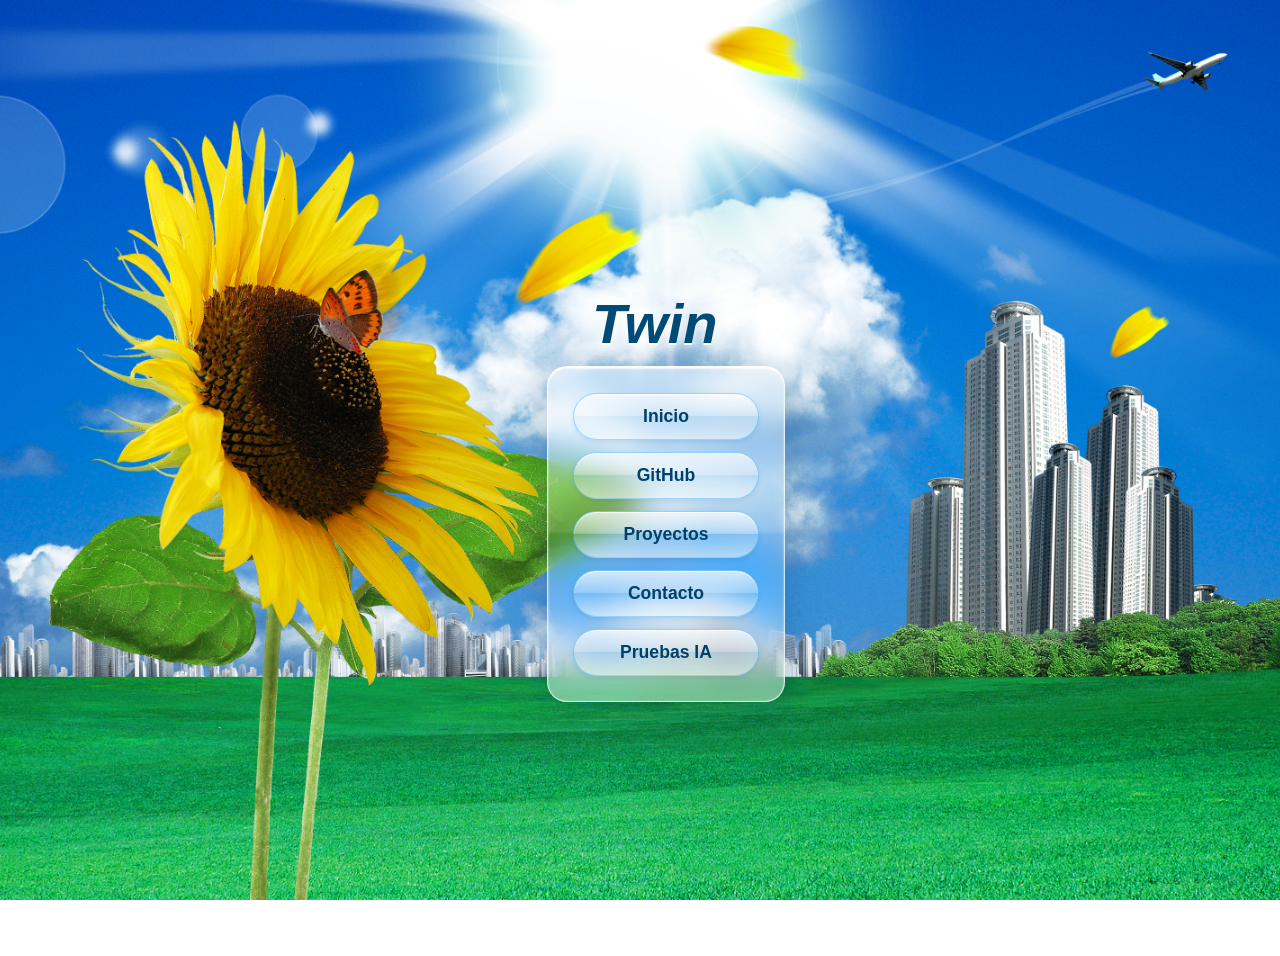
<file: index.html>
<!DOCTYPE html>
<html lang="es">
<head>
    <meta charset="UTF-8">
    <meta name="viewport" content="width=device-width, initial-scale=1.0">
    <title>twin</title>
    <link rel="stylesheet" href="estilos.css">
    <link rel="shortcut icon" href="\imagenes\nailong.gif" />
</head>
<body>
    <div>
        <h1>Twin</h1>

        <ul>
            <li><a href="#">Inicio</a></li>
            <li><a href="https://github.com/diiegosk">GitHub</a></li>
            <li><a href="#proyectos">Proyectos</a></li>
            <li><a href="#contacto">Contacto</a></li>
            <li><a href="pruebas.html">Pruebas IA</a></li>
        </ul>

</body>
</html>
</file>
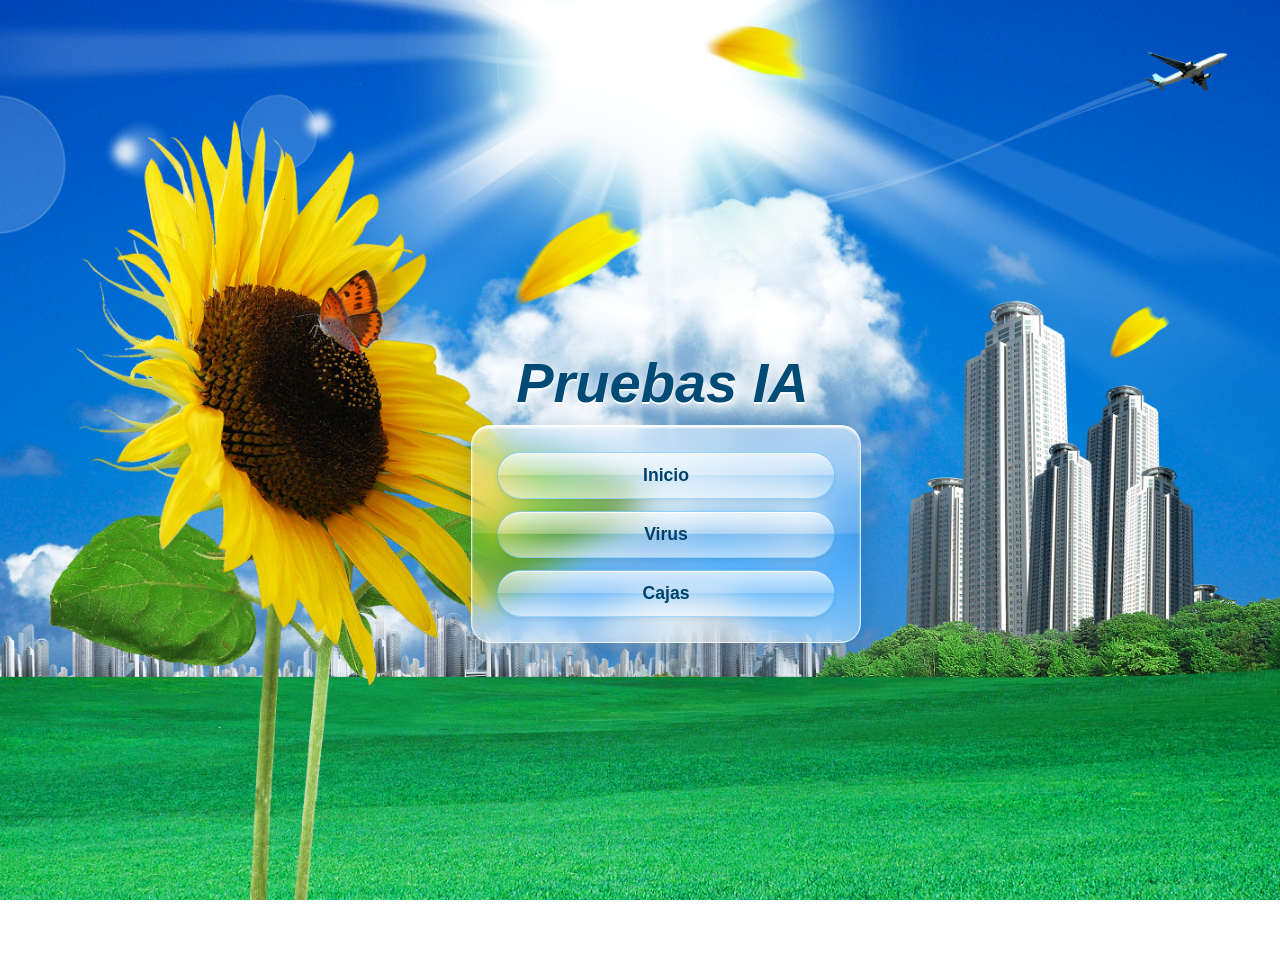
<file: pruebas.html>
<!DOCTYPE html>
<html lang="es">
<head>
    <meta charset="UTF-8">
    <meta name="viewport" content="width=device-width, initial-scale=1.0">
    <title>twin</title>
    <link rel="stylesheet" href="estilos.css">
    <link rel="shortcut icon" href="\imagenes\nailong.gif" />
</head>
<body>
    <div>
        <h1>Pruebas IA</h1>

        <ul>
            <li><a href="index.html">Inicio</a></li>
            <li><a href="virus\virus.html">Virus</a></li>
            <li><a href="cajas\cajas.html">Cajas</a></li>
        </ul>

</body>
</html>
</file>
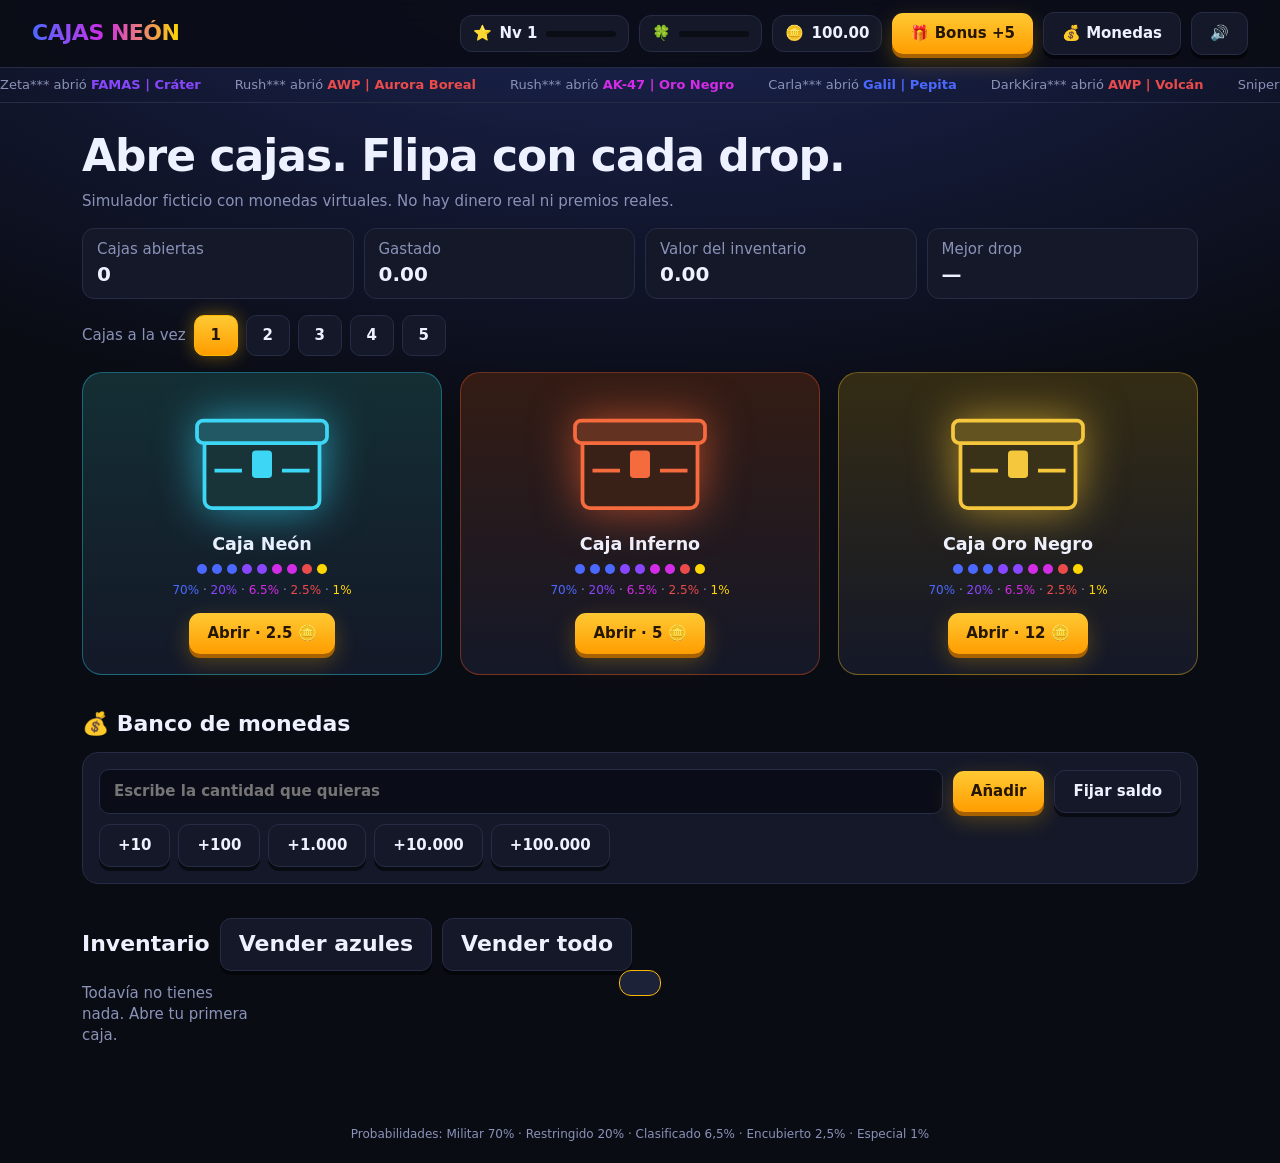
<file: cajas/cajas.html>
<!DOCTYPE html>
<html lang="es"><head><meta charset="utf-8">
<meta name="viewport" content="width=device-width, initial-scale=1, viewport-fit=cover">
<title>Cajas Neón · Abre y flipa</title>
<style>
:root{--bg:#0a0c14;--pn:#141828;--ln:#262c45;--tx:#eef1ff;--mu:#8a92b8;--ac:#ffb800;color-scheme:dark;box-sizing:border-box;padding-top:env(safe-area-inset-top,0px);padding-bottom:env(safe-area-inset-bottom,0px)}
html{scroll-padding-top:env(safe-area-inset-top,0px)}
*{box-sizing:border-box;margin:0}
body{background:radial-gradient(1100px 520px at 50% -8%,color-mix(in srgb,var(--glow,#4b69ff) 30%,transparent),transparent),var(--bg);color:var(--tx);font:15px/1.4 "Segoe UI",system-ui,Roboto,sans-serif;min-height:100vh;overflow-x:hidden}
body::before{content:"";position:fixed;inset:0 0 auto;height:env(safe-area-inset-top,0px);background:var(--bg);z-index:30}
button{font:inherit;color:inherit;cursor:pointer;border:0}
.mu{color:var(--mu)}
header{display:flex;gap:10px;align-items:center;flex-wrap:wrap;padding:12px clamp(12px,4vw,32px);position:sticky;top:env(safe-area-inset-top,0px);z-index:20;background:color-mix(in srgb,var(--bg) 88%,transparent);backdrop-filter:blur(10px);border-bottom:1px solid var(--ln)}
.logo{font-weight:900;font-size:22px;letter-spacing:-.5px;margin-right:auto;background:linear-gradient(90deg,#4b69ff,#d32ce6,#ffd700);-webkit-background-clip:text;background-clip:text;color:transparent}
.chip{background:var(--pn);border:1px solid var(--ln);border-radius:12px;padding:7px 12px;font-weight:700;display:flex;align-items:center;gap:8px}
#bal.bump{animation:bump .5s}
@keyframes bump{40%{transform:scale(1.35);color:#ffd700}}
.bar{width:70px;height:6px;border-radius:9px;background:#0007;overflow:hidden}
.bar i{display:block;height:100%;width:0;transition:width .6s}
#xp{background:#4b69ff}#luck{background:linear-gradient(90deg,#d32ce6,#ffd700)}
.btn{background:linear-gradient(180deg,#ffc933,#ff9d00);color:#241600;font-weight:800;padding:10px 18px;border-radius:11px;box-shadow:0 4px 0 #a86100,0 8px 22px #ffb80044;transition:transform .12s}
.btn:hover{transform:translateY(-2px)}.btn:active{transform:translateY(3px);box-shadow:0 1px 0 #a86100}
.btn:disabled{filter:grayscale(1) brightness(.6);cursor:not-allowed;transform:none}
.btn.g{background:var(--pn);color:var(--tx);box-shadow:0 4px 0 #0008;border:1px solid var(--ln)}
.tk{overflow:hidden;white-space:nowrap;border-bottom:1px solid var(--ln);padding:8px 0;font-size:13px}
.tk div{display:inline-block;animation:mq 60s linear infinite}
.tk span{margin-right:34px;color:var(--mu)}
@keyframes mq{to{transform:translateX(-50%)}}
main{max-width:1180px;margin:0 auto;padding:22px clamp(12px,4vw,32px) 60px}
h1{font-size:clamp(26px,5vw,44px);font-weight:900;letter-spacing:-1px;margin-bottom:4px}
h2{font-size:22px;margin:34px 0 12px;display:flex;gap:10px;align-items:center;flex-wrap:wrap}
.stats{display:grid;grid-template-columns:repeat(auto-fit,minmax(130px,1fr));gap:10px;margin:16px 0}
.stats div{background:var(--pn);border:1px solid var(--ln);border-radius:12px;padding:10px 14px}
.stats b{display:block;font-size:20px}
.cases{display:grid;grid-template-columns:repeat(auto-fit,minmax(250px,1fr));gap:18px}
.case{background:linear-gradient(180deg,hsl(var(--h) 45% 14%),var(--pn));border:1px solid hsl(var(--h) 70% 45%/.5);border-radius:20px;padding:20px;text-align:center;transition:.25s}
.case:hover{transform:translateY(-8px) scale(1.02);box-shadow:0 18px 50px hsl(var(--h) 90% 55%/.35)}
.case svg{width:150px;filter:drop-shadow(0 0 22px hsl(var(--h) 100% 60%/.6));animation:fl 3s ease-in-out infinite}
@keyframes fl{50%{transform:translateY(-8px) rotate(2deg)}}
.case h3{margin:8px 0}
.dots{display:flex;justify-content:center;gap:5px;margin-bottom:8px}.dots i{width:10px;height:10px;border-radius:50%}
.case p{font-size:12px;margin-bottom:14px}
#ov{position:fixed;inset:0;background:rgba(4,5,10,.93);display:none;place-items:center;z-index:50;overflow:auto;padding:16px}
#ov.on{display:grid}
#ov.gold::before{content:"";position:fixed;inset:-60%;background:repeating-conic-gradient(#ffd7002e 0 7deg,transparent 7deg 18deg);animation:sp 9s linear infinite}
@keyframes sp{to{transform:rotate(360deg)}}
#stage{position:relative;width:min(1100px,96vw);text-align:center}
#stage h2{justify-content:center;margin:0 0 14px}
.sh{animation:sk .6s}.sh2{animation:sk .6s 4}
@keyframes sk{10%,90%{transform:translate(-3px,1px)}20%,80%{transform:translate(6px,-2px)}30%,50%,70%{transform:translate(-9px,3px)}40%,60%{transform:translate(9px,-3px)}}
.roller{margin-bottom:8px;position:relative;height:196px;overflow:hidden;border:1px solid var(--ln);border-radius:14px;background:#0a0d18;padding-top:12px}
.roller::before,.roller::after{content:"";position:absolute;top:0;bottom:0;width:18%;z-index:2;pointer-events:none}
.roller::before{left:0;background:linear-gradient(90deg,#0a0d18,transparent)}
.roller::after{right:0;background:linear-gradient(270deg,#0a0d18,transparent)}
.mark{position:absolute;left:50%;top:0;bottom:0;width:3px;margin-left:-1px;background:var(--ac);box-shadow:0 0 14px var(--ac),0 0 40px var(--ac);z-index:3}
.strip{display:flex;gap:8px;will-change:transform;width:max-content}
.it{width:150px;height:168px;flex:none;border-radius:10px;border-bottom:4px solid var(--c);background:radial-gradient(120px 90px at 50% 100%,color-mix(in srgb,var(--c) 40%,transparent),transparent),linear-gradient(#1c2238,#10131f);display:flex;flex-direction:column;align-items:center;justify-content:center;gap:2px;padding:8px}
.it svg{width:110px;filter:drop-shadow(0 4px 8px #0008)}
.it b{font-size:13px}.it i{font-size:12px;color:var(--mu);font-style:normal}
#res{min-height:0}
#res.show{margin-top:22px}
.card{position:relative;width:min(340px,92vw);margin:0 auto;padding:22px;border-radius:20px;background:linear-gradient(#1c2238,#10131f);border:2px solid var(--c);box-shadow:0 0 60px var(--c);animation:pop .7s cubic-bezier(.2,1.6,.4,1)}
@keyframes pop{0%{transform:scale(.2) rotate(-10deg);opacity:0}100%{transform:none;opacity:1}}
.ring{position:absolute;inset:-50px;z-index:-1;background:conic-gradient(var(--c),transparent,var(--c),transparent,var(--c));filter:blur(34px);opacity:.55;animation:sp 4s linear infinite}
.card small{color:var(--c);font-weight:800;font-size:14px}
.card svg{width:200px;margin:8px 0}
.card h3{font-size:20px}.card p{color:var(--mu);margin:2px 0 10px}
.fl{height:8px;border-radius:9px;background:linear-gradient(90deg,#3ddc84,#ffd400,#ff5252);position:relative;margin-bottom:14px}
.fl u{position:absolute;top:-4px;width:4px;height:16px;background:#fff;border-radius:2px;box-shadow:0 0 6px #fff}
.card strong{font-size:26px;color:#ffd700;text-shadow:0 0 18px #ffd70088}
.row{display:flex;gap:10px;justify-content:center;flex-wrap:wrap;margin-top:18px}
#inv{display:grid;grid-template-columns:repeat(auto-fill,minmax(160px,1fr));gap:10px}
#inv .it{width:auto;height:auto;padding:10px}
#inv button{margin-top:6px;background:#0007;border-radius:8px;padding:5px 10px;font-size:12px;font-weight:700;color:#ffd700}
#inv button:hover{background:#ffd700;color:#241600}
#flash{position:fixed;inset:0;pointer-events:none;background:var(--c,#fff);opacity:0;z-index:70}
#flash.go{animation:fh 1s}
@keyframes fh{0%{opacity:.9}100%{opacity:0}}
#fx{position:fixed;inset:0;pointer-events:none;z-index:80}
#toast{position:fixed;left:50%;bottom:calc(24px + env(safe-area-inset-bottom,0px));transform:translate(-50%,120px);background:#1c2238;border:1px solid var(--ac);padding:12px 20px;border-radius:12px;z-index:90;transition:.35s;font-weight:700}
#toast.on{transform:translate(-50%,0)}
footer{text-align:center;color:var(--mu);font-size:12px;padding:20px}
.qty{display:flex;gap:8px;align-items:center;flex-wrap:wrap;margin:6px 0 16px}
.qty button{min-width:44px;padding:9px 14px;border-radius:10px;background:var(--pn);border:1px solid var(--ln);font-weight:800}
.qty button.on{background:linear-gradient(180deg,#ffc933,#ff9d00);color:#241600;border-color:#ffb800;box-shadow:0 0 18px #ffb80066}
.bank{background:var(--pn);border:1px solid var(--ln);border-radius:16px;padding:16px;display:flex;gap:10px;flex-wrap:wrap;align-items:center}
.bank input{flex:1 1 180px;min-width:0;background:#0a0d18;border:1px solid var(--ln);border-radius:10px;padding:11px 14px;color:var(--tx);font:inherit;font-weight:700}
.qk{display:flex;gap:8px;flex-wrap:wrap;width:100%}
button:focus-visible,.bank input:focus-visible{outline:2px solid var(--ac);outline-offset:2px}
.multi .it{width:110px;height:92px;padding:4px}.multi .it svg{width:62px}.multi .it i{display:none}.multi .roller{height:112px;padding-top:8px}
.mres{display:flex;gap:10px;justify-content:center;flex-wrap:wrap}
.mres .it{width:150px;height:auto;animation:pop .6s cubic-bezier(.2,1.6,.4,1) backwards;box-shadow:0 0 24px color-mix(in srgb,var(--c) 45%,transparent)}
.mres strong,.tot strong{color:#ffd700}
.tot{margin-top:16px;font-size:17px}
@media (prefers-reduced-motion:reduce){.case svg,.tk div,.ring{animation:none}}
</style></head><body>
<header>
<div class="logo">CAJAS NEÓN</div>
<div class="chip" title="Nivel">⭐ <span id="lvl"></span><div class="bar"><i id="xp"></i></div></div>
<div class="chip" title="Barra de suerte: al llenarse, sube la probabilidad de un drop rosa o mejor">🍀<div class="bar"><i id="luck"></i></div></div>
<div class="chip">🪙 <span id="bal">0</span></div>
<button class="btn" id="bonus">🎁 Bonus</button>
<button class="btn g" id="coinBtn">💰 Monedas</button>
<button class="btn g" id="snd">🔊</button>
</header>
<div class="tk"><div id="tk"></div></div>
<main>
<h1>Abre cajas. Flipa con cada drop.</h1>
<p class="mu">Simulador ficticio con monedas virtuales. No hay dinero real ni premios reales.</p>
<div class="stats">
<div><span class="mu">Cajas abiertas</span><b id="s1"></b></div>
<div><span class="mu">Gastado</span><b id="s2"></b></div>
<div><span class="mu">Valor del inventario</span><b id="s3"></b></div>
<div><span class="mu">Mejor drop</span><b id="s4"></b></div>
</div>
<div class="qty"><span class="mu">Cajas a la vez</span><button data-q="1">1</button><button data-q="2">2</button><button data-q="3">3</button><button data-q="4">4</button><button data-q="5">5</button></div>
<div class="cases" id="cases"></div>
<h2>💰 Banco de monedas</h2>
<div class="bank" id="bank"><input id="amt" type="text" inputmode="decimal" placeholder="Escribe la cantidad que quieras" aria-label="Cantidad de monedas"><button class="btn" id="addC">Añadir</button><button class="btn g" id="setC">Fijar saldo</button><div class="qk"><button class="btn g" data-a="10">+10</button><button class="btn g" data-a="100">+100</button><button class="btn g" data-a="1000">+1.000</button><button class="btn g" data-a="10000">+10.000</button><button class="btn g" data-a="100000">+100.000</button></div></div>
<h2>Inventario
<button class="btn g" id="sellB">Vender azules</button>
<button class="btn g" id="sellA">Vender todo</button></h2>
<div id="inv"></div>
</main>
<footer>Probabilidades: Militar 70% · Restringido 20% · Clasificado 6,5% · Encubierto 2,5% · Especial 1%</footer>

<div id="ov"><div id="stage">
<h2 id="ttl"></h2>
<div id="rolls"></div>
<div id="res"></div>
<div class="row">
<button class="btn g" id="sell" disabled>Vender</button>
<button class="btn" id="again" disabled>Otra más</button>
<button class="btn g" id="close" disabled>Cerrar</button>
<label class="chip"><input type="checkbox" id="fast"> Rápido</label>
</div></div></div>
<div id="flash"></div><canvas id="fx"></canvas><div id="toast"></div>

<script>
const $=s=>document.querySelector(s),f2=n=>n.toFixed(2);
const R=[{n:"Militar",c:"#4b69ff",w:70},{n:"Restringido",c:"#8847ff",w:20},{n:"Clasificado",c:"#d32ce6",w:6.5},{n:"Encubierto",c:"#eb4b4b",w:2.5},{n:"Especial ★",c:"#ffd700",w:1}];
const CASES=[
{n:"Caja Neón",p:2.5,h:190,it:[["MP9","Pulso Cian",0,190,.4],["P250","Hielo Sucio",0,200,.5],["Nova","Vena Azul",0,215,.4],["M4A4","Eclipse",1,265,3],["Glock-18","Ácido",1,140,2.5],["AK-47","Neón Rider",2,300,12],["USP-S","Fantasma",2,280,10],["AWP","Aurora Boreal",3,350,60],["Navaja ★","Cristal Gélido",4,185,400]]},
{n:"Caja Inferno",p:5,h:15,it:[["Tec-9","Brasa",0,25,.7],["SSG 08","Ceniza",0,30,.8],["MAC-10","Lava Fría",0,10,.7],["FAMAS","Cráter",1,20,4],["Desert Eagle","Sol Rojo",1,40,5],["M4A1-S","Dragón Rojo",2,0,24],["AK-47","Fuego Líquido",2,15,28],["AWP","Volcán",3,5,110],["Karambit ★","Magma",4,12,750]]},
{n:"Caja Oro Negro",p:12,h:45,it:[["P90","Sombra Dorada",0,45,1.6],["Five-SeveN","Ónix",0,50,1.8],["Galil","Pepita",0,40,1.5],["SG 553","Rey Midas",1,48,9],["CZ75","Lingote",1,42,8],["AK-47","Oro Negro",2,45,50],["AWP","Faraón",2,38,70],["M4A4","Emperador",3,52,230],["Guantes ★","Vena de Oro",4,46,1500]]}];
const WN=[["Nuevo de fábrica",1.6],["Casi nuevo",1.2],["Algo desgastado",1],["Bastante desgastado",.75],["Deplorable",.55]];
const S=Object.assign({bal:100,inv:[],opened:0,spent:0,best:0,xp:0,dry:0,nid:1,bt:0},(()=>{try{return JSON.parse(localStorage.getItem("cajasneon1"))||{}}catch(e){return{}}})());
const save=()=>{try{localStorage.setItem("cajasneon1",JSON.stringify(S))}catch(e){}};
let busy=false,cur=0,mute=false,AC,Q=1;
/* sonido */
function beep(f,d=.08,t="sine",v=.08,at=0){if(mute)return;try{AC=AC||new(window.AudioContext||window.webkitAudioContext)();const o=AC.createOscillator(),g=AC.createGain(),s=AC.currentTime+at;o.type=t;o.frequency.value=f;g.gain.setValueAtTime(v,s);g.gain.exponentialRampToValueAtTime(.0001,s+d);o.connect(g);g.connect(AC.destination);o.start(s);o.stop(s+d)}catch(e){}}
const tick=()=>beep(650+Math.random()*140,.04,"square",.03);
function winSnd(r){const sc=[523,659,784,988,1175,1568];for(let i=0;i<3+r*2;i++)beep(sc[Math.min(i,5)],.3,r>2?"sawtooth":"triangle",.07,i*.09);if(r>=3)beep(110,1,"sawtooth",.12)}
/* confeti */
const cv=$("#fx"),cx=cv.getContext("2d");let P=[],run=0;
const rs=()=>{cv.width=innerWidth;cv.height=innerHeight};rs();addEventListener("resize",rs);
function burst(n,cols,pw=1){for(let i=0;i<n;i++){const a=Math.random()*6.283,s=(4+Math.random()*12)*pw;P.push({x:innerWidth/2,y:innerHeight*.5,vx:Math.cos(a)*s,vy:Math.sin(a)*s-6,r:3+Math.random()*5,c:cols[i%cols.length],l:1,t:Math.random()*6,vt:Math.random()*.4-.2})}if(!run){run=1;lp()}}
function lp(){cx.clearRect(0,0,cv.width,cv.height);P=P.filter(p=>p.l>0);for(const p of P){p.vy+=.35;p.vx*=.99;p.x+=p.vx;p.y+=p.vy;p.t+=p.vt;p.l-=.008;cx.save();cx.globalAlpha=Math.max(p.l,0);cx.translate(p.x,p.y);cx.rotate(p.t);cx.fillStyle=p.c;cx.fillRect(-p.r,-p.r/2,p.r*2,p.r);cx.restore()}if(P.length)requestAnimationFrame(lp);else run=0}
/* visuales */
/* armas: [partes con skin, partes de metal] en un viewBox 160x64 */
const PI="M36 16h82l5 5v11H36zM58 32h28l-6 26H62z",PM="M44 32h44v4H44zM86 32h16v5H90zM40 12h7v4h-7zM108 12h7v4h-7z";
const SH={
pi:[PI,"M123 20h8v9h-8z"+PM],
us:[PI,"M123 18h32v13h-32z"+PM],
de:["M26 14h98l7 7v12H26zM58 33h34l-8 26H62z","M131 19h10v11h-10zM42 33h46v4H42zM88 33h18v5H92zM34 10h8v4h-8zM112 10h8v4h-8z"],
smg:["M26 18h74v18H26zM54 36h15v24H54zM76 36h14l-3 20H73z","M100 22h32v9h-32zM26 22H8v3h18zM8 22v15h4V25zM34 14h40v4H34z"],
p90:["M18 20h98q12 0 16 9v8H18zM34 12h68q4 0 4 4v4H34z","M132 28h22v7h-22zM76 37h14l-3 19H73zM20 37h50v4H20z"],
sg:["M4 24l32-3 24 4v14H36L8 42zM84 32h36v9H84z","M56 22h98v6H56zM120 30h32v5h-32zM60 28h22v8H60z"],
ar:["M4 24l38-5v16H8zM42 19h42v16H42zM84 21h30v13H84z","M114 24h40v5h-40zM64 35h12l5 20H67zM48 35h10l-3 18H45zM46 13h24v6H46zM116 17h4v7h-4z"],
ak:["M4 26l40-7v17L8 42zM44 19h38v16H44zM82 21h34v13H82z","M116 24h38v5h-38zM66 35h13l14 20-10 4-12-16zM48 35h10l-4 16H44zM112 17h4v7h-4zM88 14h14v4H88z"],
fm:["M22 18h92l14 9v10H22z","M128 26h26v5h-26zM38 11h56v5H38zM60 37h14l-3 19H57zM88 37h10l3 12h-9z"],
aw:["M4 24l42-2v13L16 46H4zM46 20h56v14H46z","M102 25h52v5h-52zM152 22h6v11h-6zM50 7h50v9H50zM62 34h14v6H62zM74 27h16v4H74z"],
kn:["M6 42l8-9 34 6-3 11z","M44 38L108 12Q124 8 128 18L62 50z"],
ka:["M34 20h24l-3 28H31z","M58 12C108 10 138 34 128 58 116 40 92 30 56 28z"],
gl:["M46 30h56v22q0 5-5 5H51q-5 0-5-5zM46 30V16a5.5 5.5 0 0 1 11 0v14zM59 30V10a5.5 5.5 0 0 1 11 0v20zM72 30V12a5.5 5.5 0 0 1 11 0v18zM85 30V17a5.5 5.5 0 0 1 11 0v13zM46 48L24 37a5.5 5.5 0 0 1 8-8l16 9z","M46 56h56v6H46z"]};
const WT={"MP9":"smg","MAC-10":"smg","P90":"p90","Nova":"sg","P250":"pi","Glock-18":"pi","USP-S":"us","Tec-9":"pi","Desert Eagle":"de","Five-SeveN":"pi","CZ75":"pi","M4A4":"ar","M4A1-S":"ar","AK-47":"ak","FAMAS":"fm","Galil":"ar","SG 553":"ar","AWP":"aw","SSG 08":"aw","Navaja ★":"kn","Karambit ★":"ka","Guantes ★":"gl"};
const XT={aw:()=>`<circle cx="53" cy="11.5" r="3" fill="#9be7ff"/><circle cx="97" cy="11.5" r="3" fill="#9be7ff"/>`,ka:h=>`<circle cx="43" cy="54" r="8" fill="none" stroke="hsl(${h} 85% 55%)" stroke-width="4"/>`,gl:h=>`<path d="M52 38h44M52 46h44" stroke="hsl(${h} 95% 85%)" stroke-opacity=".55" stroke-width="1.5"/>`};
let gi=0;
function gun(h,k,w){const t=WT[w]||"pi",[s,m]=SH[t],i="g"+gi++;
return `<svg viewBox="0 0 160 64"><defs><linearGradient id="${i}s" x1="0" y1="0" x2="0" y2="1"><stop offset="0" stop-color="hsl(${h} 90% 72%)"/><stop offset=".55" stop-color="hsl(${h} 80% 48%)"/><stop offset="1" stop-color="hsl(${h} 75% 27%)"/></linearGradient><linearGradient id="${i}m" x1="0" y1="0" x2="0" y2="1"><stop offset="0" stop-color="#7a83a6"/><stop offset="1" stop-color="#1d2232"/></linearGradient></defs><path d="${m}" fill="url(#${i}m)" stroke="#a9b2d6" stroke-opacity=".45" stroke-width=".8"/><path d="${s}" fill="url(#${i}s)" stroke="hsl(${h} 95% 88%)" stroke-opacity=".65" stroke-width="1"/>${XT[t]?XT[t](h):""}${k?`<path d="M146 6l2.4 6 6 2.4-6 2.4-2.4 6-2.4-6-6-2.4 6-2.4z" fill="#fff" opacity=".9"/>`:""}</svg>`}
const crate=h=>`<svg viewBox="0 0 120 100"><rect x="14" y="36" width="92" height="56" rx="6" fill="hsl(${h} 40% 16%)" stroke="hsl(${h} 90% 60%)" stroke-width="3"/><rect x="8" y="22" width="104" height="18" rx="5" fill="hsl(${h} 50% 26%)" stroke="hsl(${h} 90% 60%)" stroke-width="3"/><rect x="52" y="46" width="16" height="22" rx="3" fill="hsl(${h} 90% 60%)"/><path d="M22 62h22M76 62h22" stroke="hsl(${h} 90% 60%)" stroke-width="3"/></svg>`;
const mk=i=>`<div class="it" style="--c:${R[i[2]].c}">${gun(i[3],i[2]==4,i[0])}<b>${i[0]}</b><i>${i[1]}</i></div>`;
const toast=t=>{const e=$("#toast");e.textContent=t;e.classList.add("on");clearTimeout(e._t);e._t=setTimeout(()=>e.classList.remove("on"),2600)};
/* azar */
const pickR=()=>{let x=Math.random()*100;for(let i=0;i<5;i++){x-=R[i].w;if(x<0)return i}return 0};
const pickIt=(c,r)=>{const a=c.it.filter(i=>i[2]==r);return a[Math.random()*a.length|0]};
/* HUD */
function hud(){const b=$("#bal");b.textContent=f2(S.bal);b.classList.remove("bump");void b.offsetWidth;b.classList.add("bump");
$("#s1").textContent=S.opened;$("#s2").textContent=f2(S.spent);$("#s3").textContent=f2(S.inv.reduce((a,d)=>a+d.p,0));$("#s4").textContent=S.best?f2(S.best):"—";
$("#lvl").textContent="Nv "+(1+S.xp/100|0);$("#xp").style.width=S.xp%100+"%";$("#luck").style.width=Math.min(S.dry*10,100)+"%";
$("#inv").innerHTML=S.inv.length?S.inv.slice().reverse().map(d=>`<div class="it" style="--c:${R[d.r].c}">${gun(d.h,d.r==4,d.w)}<b>${d.st?"ST™ ":""}${d.w}</b><i>${d.s}</i><i>${d.wear}</i><button data-s="${d.id}">Vender ${f2(d.p)} 🪙</button></div>`).join(""):`<p class="mu">Todavía no tienes nada. Abre tu primera caja.</p>`}
/* abrir */
function goOld(ci){
const c=CASES[ci];if(busy)return;
if(S.bal<c.p){toast("Sin saldo. Pulsa el bonus gratis 🎁");beep(150,.3,"sawtooth");return}
busy=true;cur=ci;S.bal-=c.p;S.spent+=c.p;S.opened++;
let r=pickR();if(r<2&&Math.random()<Math.min(S.dry,10)*.05)r=Math.random()<.2?3:2;
S.dry=r>=2?0:S.dry+1;
const it=pickIt(c,r),f=Math.random(),wi=f<.07?0:f<.15?1:f<.38?2:f<.45?3:4,st=Math.random()<.1;
const d={id:S.nid++,w:it[0],s:it[1],r,h:it[3],f,wear:WN[wi][0],st,p:it[4]*WN[wi][1]*(st?1.6:1)*(.9+Math.random()*.2)};
S.inv.push(d);S.best=Math.max(S.best,d.p);const l0=S.xp/100|0;S.xp+=Math.round(c.p*8);
if((S.xp/100|0)>l0){S.bal+=2.5;setTimeout(()=>toast("¡Subes a nivel "+(1+S.xp/100|0)+"! +2,50 🪙"),400)}
save();hud();
const ov=$("#ov"),strip=$("#strip"),rl=$("#roller");
ov.classList.add("on");ov.classList.remove("gold");$("#res").innerHTML="";$("#res").className="";$("#ttl").textContent=c.n;
["#sell","#again","#close"].forEach(s=>$(s).disabled=true);
const N=64,WI=52,seq=[];for(let i=0;i<N;i++)seq.push(pickIt(c,pickR()));
if(Math.random()<.55)seq[WI+(Math.random()<.5?1:-1)]=pickIt(c,Math.random()<.35?4:3);
seq[WI]=it;strip.innerHTML=seq.map(mk).join("");
strip.style.transition="none";strip.style.transform="translateX(0)";void strip.offsetWidth;
const rw=rl.clientWidth,step=158,tx=-(WI*step+75+(Math.random()*.8-.4)*150)+rw/2,dur=$("#fast").checked?2.6:7;
strip.style.transition=`transform ${dur}s cubic-bezier(.1,.75,.12,1)`;strip.style.transform=`translateX(${tx}px)`;
let last=-1;const t0=performance.now();
(function w(){const m=new DOMMatrix(getComputedStyle(strip).transform),i=Math.floor((rw/2-m.m41)/step);if(i!==last){last=i;tick()}if(performance.now()-t0<dur*1000+100)requestAnimationFrame(w)})();
setTimeout(()=>reveal(d,c),dur*1000+200)}
function reveal(ds,c){
const q=ds.length,d=ds[0],r=Math.max(...ds.map(x=>x.r)),col=R[r].c,res=$("#res"),stg=$("#stage"),tot=ds.reduce((a,x)=>a+x.p,0);
document.documentElement.style.setProperty("--glow",col);
res.className="show";res.style.setProperty("--c",col);
res.innerHTML=q>1?MR(ds,c,tot):`<div class="card"><div class="ring"></div><small>${d.st?"StatTrak™ ":""}${R[r].n}</small>${gun(d.h,r==4,d.w)}<h3>${d.w} | ${d.s}</h3><p>${d.wear} · ${d.f.toFixed(4)}</p><div class="fl"><u style="left:${d.f*100}%"></u></div><strong>${f2(d.p)} 🪙</strong></div>`;
const n=[14,50,110,200,380][r]+(q-1)*15;burst(n,[col,"#fff",col,"#ffd700"],1+r*.15);
winSnd(r);
if(r>=2){stg.classList.remove("sh","sh2");void stg.offsetWidth;stg.classList.add(r>=3?"sh2":"sh");
const fl=$("#flash");fl.style.setProperty("--c",r==4?"#fff3b0":col);fl.classList.remove("go");void fl.offsetWidth;fl.classList.add("go")}
if(r==4){$("#ov").classList.add("gold");setTimeout(()=>burst(250,["#ffd700","#fff","#ffae00"],1.4),450);setTimeout(()=>burst(250,["#ffd700","#fff"],1.2),900);toast("¡¡ESPECIAL!! 🔥🔥🔥")}
else if(r==3)setTimeout(()=>burst(120,[col,"#fff"],1.2),400);
const sl=$("#sell");sl.textContent=q>1?`Vender todo +${f2(tot)}`:`Vender +${f2(d.p)}`;sl.dataset.id=ds.map(x=>x.id).join(",");
$("#again").textContent=`Otra más${q>1?" ×"+q:""} · ${+(c.p*q).toFixed(2)} 🪙`;
["#sell","#again","#close"].forEach(s=>$(s).disabled=false);busy=false;hud()}
function go(ci){
const c=CASES[ci],q=Q;if(busy)return;
if(S.bal<c.p*q){toast(q>1?"No te llega para "+q+" cajas. Añade monedas o baja la cantidad":"Sin saldo. Añade monedas 💰");beep(150,.3,"sawtooth");return}
busy=true;cur=ci;S.bal-=c.p*q;S.spent+=c.p*q;S.opened+=q;
const ds=[],its=[];
for(let k=0;k<q;k++){
let r=pickR();if(r<2&&Math.random()<Math.min(S.dry,10)*.05)r=Math.random()<.2?3:2;
S.dry=r>=2?0:S.dry+1;
const it=pickIt(c,r),f=Math.random(),wi=f<.07?0:f<.15?1:f<.38?2:f<.45?3:4,st=Math.random()<.1;
const d={id:S.nid++,w:it[0],s:it[1],r,h:it[3],f,wear:WN[wi][0],st,p:it[4]*WN[wi][1]*(st?1.6:1)*(.9+Math.random()*.2)};
S.inv.push(d);S.best=Math.max(S.best,d.p);ds.push(d);its.push(it)}
const l0=S.xp/100|0;S.xp+=Math.round(c.p*8*q);const up=(S.xp/100|0)-l0;
if(up>0){S.bal+=2.5*up;setTimeout(()=>toast("¡Subes a nivel "+(1+S.xp/100|0)+"! +"+f2(2.5*up)+" 🪙"),400)}
save();hud();
const ov=$("#ov"),rs_=$("#rolls");
ov.classList.add("on");ov.classList.remove("gold");$("#res").innerHTML="";$("#res").className="";$("#ttl").textContent=c.n+(q>1?" ×"+q:"");
["#sell","#again","#close"].forEach(s=>$(s).disabled=true);
const N=64,WI=52,dur=$("#fast").checked?2.6:7;
rs_.className=q>1?"multi":"";
rs_.innerHTML=its.map(()=>`<div class="roller"><div class="mark"></div><div class="strip"></div></div>`).join("");
const rolls=[...rs_.children],steps=[];
rolls.forEach((rl,k)=>{
const seq=[];for(let i=0;i<N;i++)seq.push(pickIt(c,pickR()));
if(Math.random()<.55)seq[WI+(Math.random()<.5?1:-1)]=pickIt(c,Math.random()<.35?4:3);
seq[WI]=its[k];const sp=rl.lastChild;sp.innerHTML=seq.map(mk).join("");
const ch=sp.children,step=ch[1].offsetLeft-ch[0].offsetLeft,iw=ch[0].offsetWidth;steps.push(step);
sp.style.transition="none";sp.style.transform="translateX(0)";void sp.offsetWidth;
const tx=-(WI*step+iw/2+(Math.random()*.8-.4)*iw)+rl.clientWidth/2;
sp.style.transition=`transform ${dur+k*.35}s cubic-bezier(.1,.75,.12,1)`;sp.style.transform=`translateX(${tx}px)`});
const T=(dur+(q-1)*.35)*1000,last=rolls.map(()=>-1),t0=performance.now();
(function w(){let t=0;rolls.forEach((rl,k)=>{const m=new DOMMatrix(getComputedStyle(rl.lastChild).transform),i=Math.floor((rl.clientWidth/2-m.m41)/steps[k]);if(i!==last[k]){last[k]=i;t=1}});if(t)tick();if(performance.now()-t0<T+100)requestAnimationFrame(w)})();
setTimeout(()=>reveal(ds,c),T+200)}
function MR(ds,c,tot){const g=tot-c.p*ds.length;return `<div class="mres">${ds.map((d,k)=>`<div class="it" style="--c:${R[d.r].c};animation-delay:${k*.14}s">${gun(d.h,d.r==4,d.w)}<b>${d.st?"ST™ ":""}${d.w}</b><i>${d.s}</i><strong>${f2(d.p)} 🪙</strong></div>`).join("")}</div><p class="tot">Total <strong>${f2(tot)} 🪙</strong> · <span style="color:${g>=0?"#3ddc84":"#ff6b6b"}">${g>=0?"+":""}${f2(g)}</span> frente a lo gastado</p>`}
function sell(id){const i=S.inv.findIndex(x=>x.id==id);if(i<0)return 0;const p=S.inv[i].p;S.bal+=p;S.inv.splice(i,1);save();hud();beep(900,.12,"triangle",.07);beep(1350,.18,"triangle",.07,.08);return p}
function closeOv(){if(busy)return;$("#ov").classList.remove("on","gold");$("#stage").classList.remove("sh","sh2")}
/* eventos */
$("#cases").innerHTML=CASES.map((c,i)=>`<div class="case" style="--h:${c.h}">${crate(c.h)}<h3>${c.n}</h3><div class="dots">${c.it.map(x=>`<i style="background:${R[x[2]].c}"></i>`).join("")}</div><p class="mu">${R.map(r=>`<span style="color:${r.c}">${r.w}%</span>`).join(" · ")}</p><button class="btn" data-c="${i}">Abrir · ${c.p} 🪙</button></div>`).join("");
document.addEventListener("click",e=>{const b=e.target.closest("button");if(!b)return;
if(b.dataset.c!=null)go(+b.dataset.c);
if(b.dataset.s)sell(b.dataset.s);});
$("#sell").onclick=e=>{let t=0;(e.target.dataset.id||"").split(",").forEach(i=>t+=sell(i));if(t){e.target.disabled=true;e.target.textContent="Vendido ✔";toast("+"+f2(t)+" 🪙")}};
const lab=()=>{document.querySelectorAll(".case .btn").forEach(b=>{b.textContent=`Abrir${Q>1?" ×"+Q:""} · ${+(CASES[b.dataset.c].p*Q).toFixed(2)} 🪙`});document.querySelectorAll(".qty button").forEach(b=>b.classList.toggle("on",+b.dataset.q===Q))};
document.querySelectorAll(".qty button").forEach(b=>b.onclick=()=>{Q=+b.dataset.q;lab();beep(500+Q*80,.06,"triangle",.06)});
const addC=n=>{n=Math.min(n,1e9-S.bal);if(!(n>0))return toast("Introduce una cantidad válida");S.bal+=n;save();hud();beep(1000,.12,"triangle",.07);beep(1500,.2,"triangle",.07,.08);burst(Math.min(20+n/10,120),["#ffd700","#fff"],.7);toast("+"+f2(n)+" 🪙 añadidas")};
const amt=()=>parseFloat(String($("#amt").value).replace(",","."));
$("#addC").onclick=()=>addC(amt());
$("#setC").onclick=()=>{const v=amt();if(!(v>=0))return toast("Introduce una cantidad válida");S.bal=Math.min(v,1e9);save();hud();toast("Saldo fijado en "+f2(S.bal)+" 🪙")};
document.querySelectorAll(".qk button").forEach(b=>b.onclick=()=>addC(+b.dataset.a));
$("#amt").addEventListener("keydown",e=>{if(e.key=="Enter")addC(amt())});
$("#coinBtn").onclick=()=>{$("#bank").scrollIntoView({behavior:"smooth",block:"center"});$("#amt").focus({preventScroll:true})};
lab();
$("#again").onclick=()=>go(cur);$("#close").onclick=closeOv;
$("#sellB").onclick=()=>{let t=0;S.inv.filter(d=>d.r==0).forEach(d=>t+=sell(d.id));toast(t?"Azules vendidos: +"+f2(t)+" 🪙":"No tienes azules")};
$("#sellA").onclick=()=>{let t=0;S.inv.slice().forEach(d=>t+=sell(d.id));toast(t?"Todo vendido: +"+f2(t)+" 🪙":"Inventario vacío")};
$("#snd").onclick=e=>{mute=!mute;e.target.textContent=mute?"🔇":"🔊"};
$("#bonus").onclick=()=>{if(Date.now()<S.bt)return;S.bt=Date.now()+45000;S.bal+=5;save();hud();beep(1000,.15,"triangle",.08);beep(1500,.25,"triangle",.08,.1);burst(30,["#ffd700","#fff"],.8);toast("+5 🪙 de bonus")};
setInterval(()=>{const b=$("#bonus"),s=Math.ceil((S.bt-Date.now())/1000);b.disabled=s>0;b.textContent=s>0?`⏳ ${s}s`:"🎁 Bonus +5"},500);
addEventListener("keydown",e=>{if(!$("#ov").classList.contains("on")||busy)return;if(e.code=="Space"||e.key=="Enter"){e.preventDefault();go(cur)}if(e.key=="Escape")closeOv()});
/* ticker de drops falsos */
(()=>{const NM=["Rush","Paco","Lucía","DarkKira","Nico7","Marta","Zeta","Pablo","Eli","Sniper99","Carla","Iker"],all=CASES.flatMap(c=>c.it);let h="";
for(let i=0;i<18;i++){const x=all[Math.random()*all.length|0],n=NM[Math.random()*NM.length|0];h+=`<span>${n}*** abrió <b style="color:${R[x[2]].c}">${x[0]} | ${x[1]}</b></span>`}$("#tk").innerHTML=h+h})();
hud();
</script></body></html>
</file>
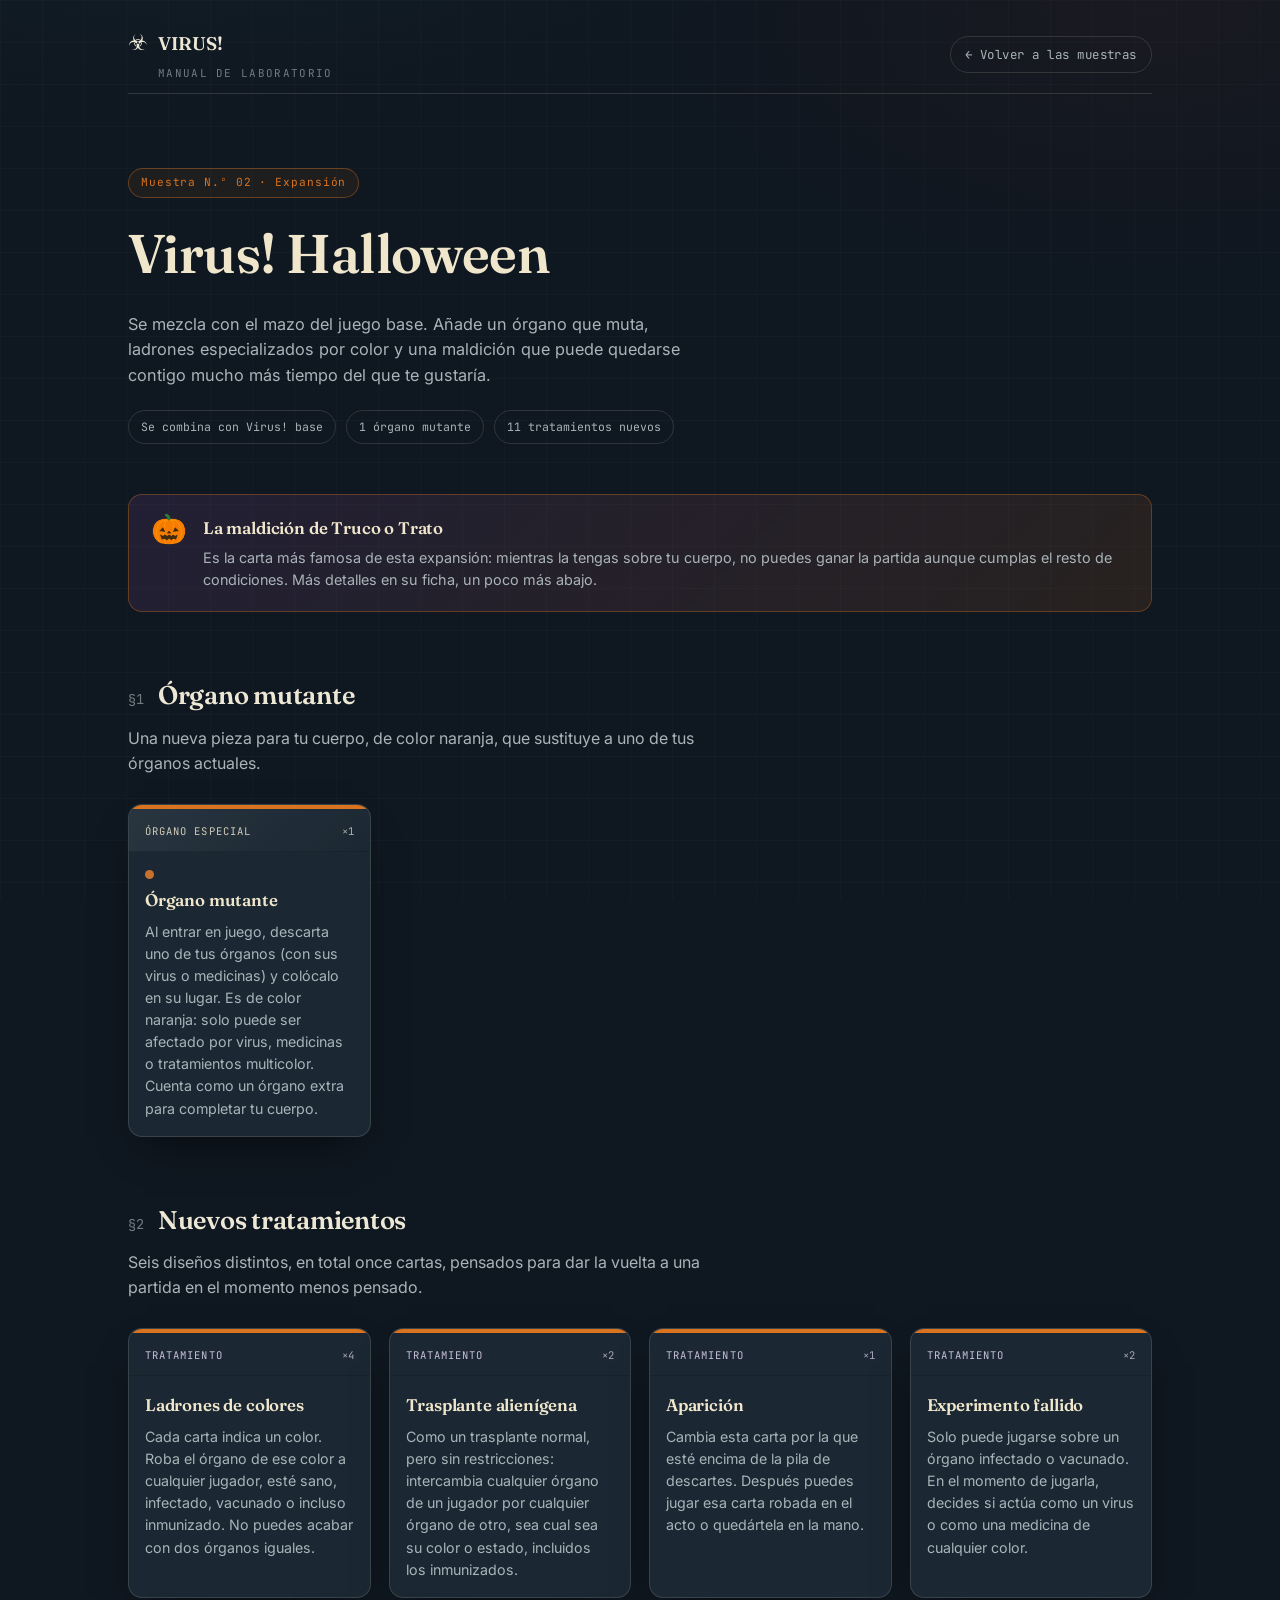
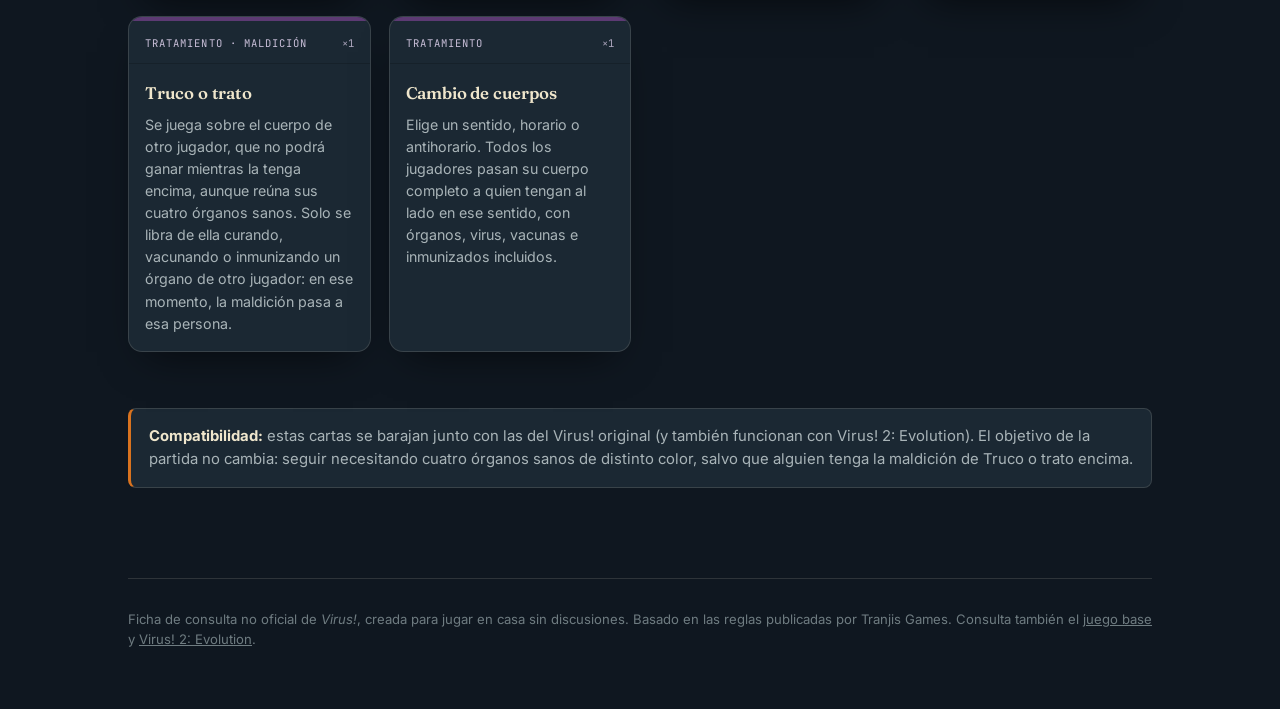
<file: virus/halloween.html>
<!DOCTYPE html>
<html lang="es">
<head>
<meta charset="UTF-8">
<meta name="viewport" content="width=device-width, initial-scale=1.0">
<title>Virus! Halloween — Normas de la expansión</title>
<link rel="preconnect" href="https://fonts.googleapis.com">
<link href="https://fonts.googleapis.com/css2?family=Fraunces:opsz,wght@9..144,500;9..144,600;9..144,700&family=Inter:wght@400;500;600&family=JetBrains+Mono:wght@400;500&display=swap" rel="stylesheet">
<link rel="stylesheet" href="style.css">
<style>
  :root{ --acc: var(--acc-halloween); }
  .tag-base{
    display:inline-block;
    font-family:'JetBrains Mono', monospace;
    font-size:0.7rem;
    letter-spacing:0.08em;
    color: var(--acc-halloween);
    border: 1px solid rgba(217,115,31,0.4);
    background: rgba(217,115,31,0.08);
    padding: 5px 12px;
    border-radius: 999px;
  }
  .curse-banner{
    margin: 30px 0;
    background: linear-gradient(135deg, rgba(92,58,115,0.25), rgba(217,115,31,0.12));
    border: 1px solid rgba(217,115,31,0.35);
    border-radius: var(--radius);
    padding: 20px 22px;
    display:flex;
    gap:16px;
    align-items:flex-start;
  }
  .curse-banner .pump{ font-size: 1.8rem; line-height:1; }
  .curse-banner h3{ color: var(--paper); font-size: 1.05rem; margin-bottom:6px; }
  .curse-banner p{ margin:0; color: var(--text-dim); font-size:0.9rem; }
</style>
</head>
<body>
<div class="wrap">

  <div class="topbar">
    <a class="brand" href="index.html">
      <span class="bio">☣</span>
      <span>
        <span class="brand-name">VIRUS!</span><br>
        <span class="brand-tag">Manual de laboratorio</span>
      </span>
    </a>
    <a class="back-link" href="index.html">← Volver a las muestras</a>
  </div>

  <section class="hero">
    <span class="tag-base">Muestra N.º 02 · Expansión</span>
    <h1 style="margin-top:14px;">Virus! Halloween</h1>
    <p class="sub">Se mezcla con el mazo del juego base. Añade un órgano que muta, ladrones especializados por color y una maldición que puede quedarse contigo mucho más tiempo del que te gustaría.</p>
    <div class="meta-row">
      <span class="meta-pill">Se combina con Virus! base</span>
      <span class="meta-pill">1 órgano mutante</span>
      <span class="meta-pill">11 tratamientos nuevos</span>
    </div>
  </section>

  <div class="curse-banner">
    <span class="pump">🎃</span>
    <div>
      <h3>La maldición de Truco o Trato</h3>
      <p>Es la carta más famosa de esta expansión: mientras la tengas sobre tu cuerpo, no puedes ganar la partida aunque cumplas el resto de condiciones. Más detalles en su ficha, un poco más abajo.</p>
    </div>
  </div>

  <div class="section-title">
    <span class="idx">§1</span>
    <h2>Órgano mutante</h2>
  </div>
  <p class="section-lede">Una nueva pieza para tu cuerpo, de color naranja, que sustituye a uno de tus órganos actuales.</p>
  <div class="card-grid">
    <div class="card acc-naranja">
      <div class="card-head tipo-organo"><span class="kind">Órgano especial</span><span class="num mono">×1</span></div>
      <div class="card-body"><div class="card-dots"><span class="dot dot-mutante"></span></div><h3>Órgano mutante</h3><p>Al entrar en juego, descarta uno de tus órganos (con sus virus o medicinas) y colócalo en su lugar. Es de color naranja: solo puede ser afectado por virus, medicinas o tratamientos multicolor. Cuenta como un órgano extra para completar tu cuerpo.</p></div>
    </div>
  </div>

  <div class="section-title">
    <span class="idx">§2</span>
    <h2>Nuevos tratamientos</h2>
  </div>
  <p class="section-lede">Seis diseños distintos, en total once cartas, pensados para dar la vuelta a una partida en el momento menos pensado.</p>
  <div class="card-grid">
    <div class="card acc-naranja">
      <div class="card-head tipo-tratamiento"><span class="kind">Tratamiento</span><span class="num mono">×4</span></div>
      <div class="card-body"><h3>Ladrones de colores</h3><p>Cada carta indica un color. Roba el órgano de ese color a cualquier jugador, esté sano, infectado, vacunado o incluso inmunizado. No puedes acabar con dos órganos iguales.</p></div>
    </div>
    <div class="card acc-naranja">
      <div class="card-head tipo-tratamiento"><span class="kind">Tratamiento</span><span class="num mono">×2</span></div>
      <div class="card-body"><h3>Trasplante alienígena</h3><p>Como un trasplante normal, pero sin restricciones: intercambia cualquier órgano de un jugador por cualquier órgano de otro, sea cual sea su color o estado, incluidos los inmunizados.</p></div>
    </div>
    <div class="card acc-naranja">
      <div class="card-head tipo-tratamiento"><span class="kind">Tratamiento</span><span class="num mono">×1</span></div>
      <div class="card-body"><h3>Aparición</h3><p>Cambia esta carta por la que esté encima de la pila de descartes. Después puedes jugar esa carta robada en el acto o quedártela en la mano.</p></div>
    </div>
    <div class="card acc-naranja">
      <div class="card-head tipo-tratamiento"><span class="kind">Tratamiento</span><span class="num mono">×2</span></div>
      <div class="card-body"><h3>Experimento fallido</h3><p>Solo puede jugarse sobre un órgano infectado o vacunado. En el momento de jugarla, decides si actúa como un virus o como una medicina de cualquier color.</p></div>
    </div>
    <div class="card acc-morado">
      <div class="card-head tipo-tratamiento"><span class="kind">Tratamiento · maldición</span><span class="num mono">×1</span></div>
      <div class="card-body"><h3>Truco o trato</h3><p>Se juega sobre el cuerpo de otro jugador, que no podrá ganar mientras la tenga encima, aunque reúna sus cuatro órganos sanos. Solo se libra de ella curando, vacunando o inmunizando un órgano de otro jugador: en ese momento, la maldición pasa a esa persona.</p></div>
    </div>
    <div class="card acc-morado">
      <div class="card-head tipo-tratamiento"><span class="kind">Tratamiento</span><span class="num mono">×1</span></div>
      <div class="card-body"><h3>Cambio de cuerpos</h3><p>Elige un sentido, horario o antihorario. Todos los jugadores pasan su cuerpo completo a quien tengan al lado en ese sentido, con órganos, virus, vacunas e inmunizados incluidos.</p></div>
    </div>
  </div>

  <div class="callout"><strong>Compatibilidad:</strong> estas cartas se barajan junto con las del Virus! original (y también funcionan con Virus! 2: Evolution). El objetivo de la partida no cambia: seguir necesitando cuatro órganos sanos de distinto color, salvo que alguien tenga la maldición de Truco o trato encima.</div>

  <footer>
    Ficha de consulta no oficial de <em>Virus!</em>, creada para jugar en casa sin discusiones. Basado en las reglas publicadas por Tranjis Games. Consulta también el <a href="virus.html">juego base</a> y <a href="virus2.html">Virus! 2: Evolution</a>.
  </footer>
</div>
</body>
</html>
</file>
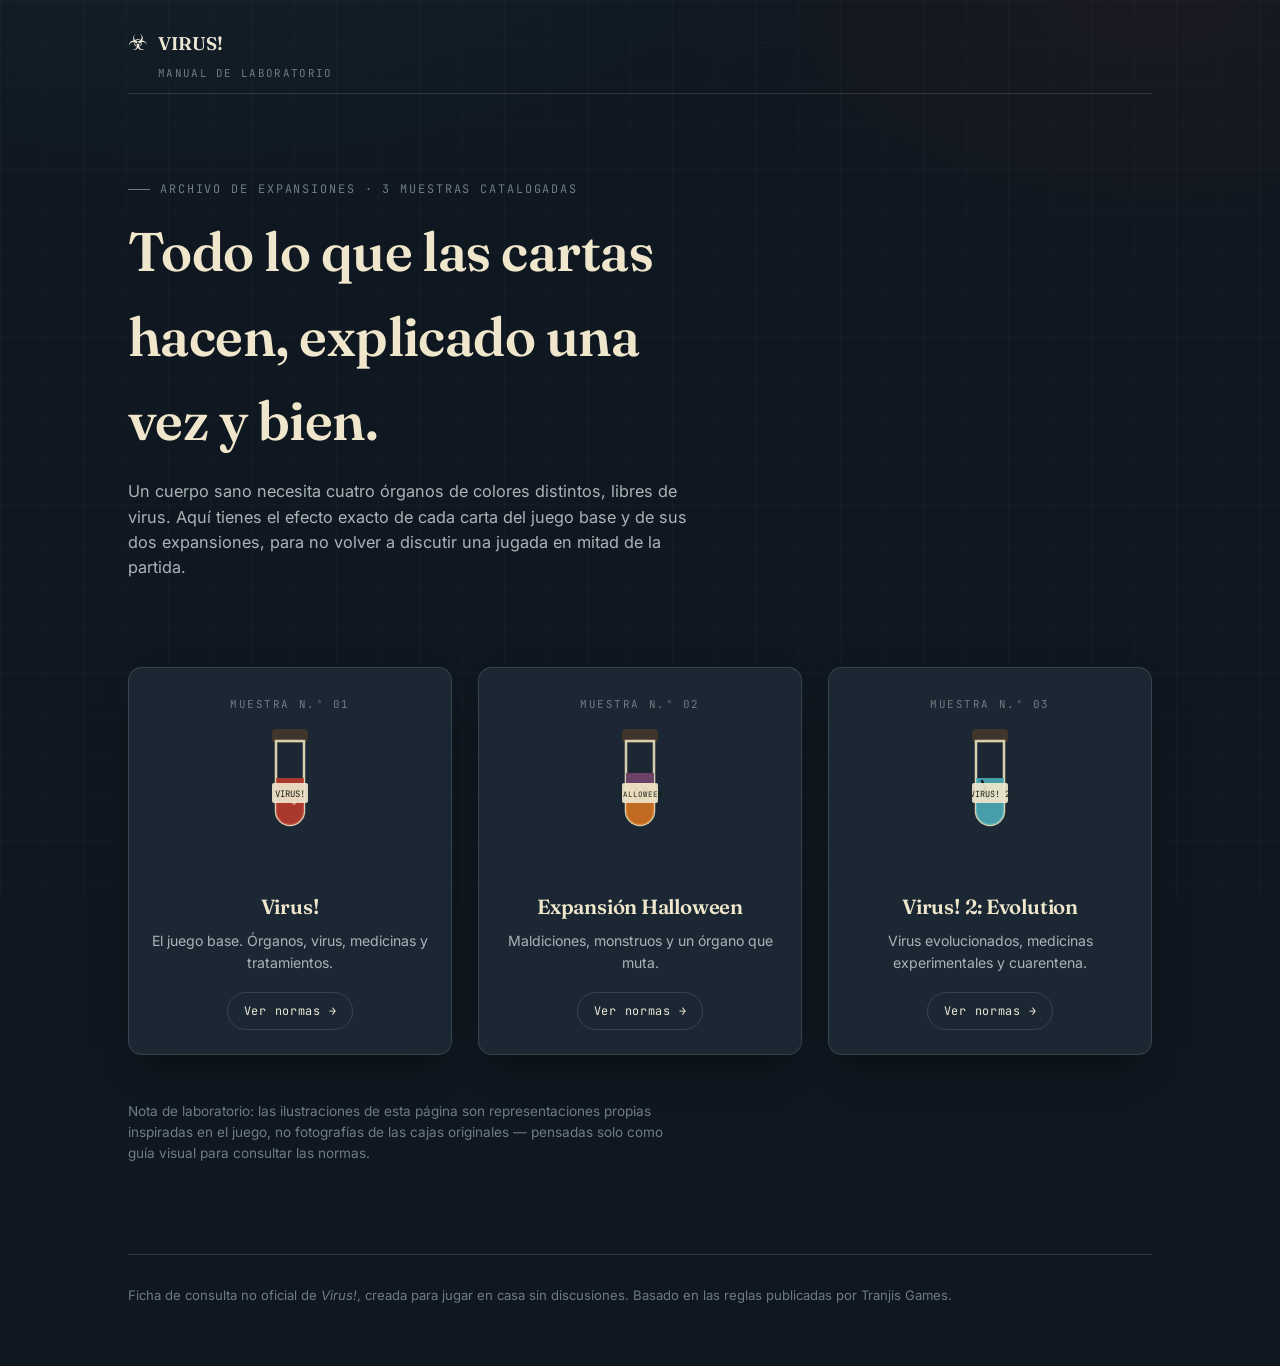
<file: virus/prueba.html>
<!DOCTYPE html>
<html lang="es">
<head>
<meta charset="UTF-8">
<meta name="viewport" content="width=device-width, initial-scale=1.0">
<title>VIRUS!</title>
<link rel="preconnect" href="https://fonts.googleapis.com">
<link href="https://fonts.googleapis.com/css2?family=Fraunces:opsz,wght@9..144,500;9..144,600;9..144,700&family=Inter:wght@400;500;600&family=JetBrains+Mono:wght@400;500&display=swap" rel="stylesheet">
<link rel="stylesheet" href="style.css">
<style>
  .rack{
    display:grid;
    grid-template-columns: repeat(3, 1fr);
    gap: 26px;
    margin: 50px 0 20px;
  }
  .vial-card{
    position:relative;
    background: var(--surface);
    border: 1px solid var(--line);
    border-radius: var(--radius);
    padding: 28px 22px 24px;
    text-decoration:none;
    color: var(--text);
    display:flex;
    flex-direction:column;
    align-items:center;
    text-align:center;
    box-shadow: var(--shadow);
    transition: transform .25s ease, border-color .25s ease;
  }
  .vial-card:hover{ transform: translateY(-6px) rotate(-0.4deg); border-color: rgba(237,231,214,0.3); }
  .vial-card:hover .vial svg{ animation: wobble 0.6s ease; }
  @keyframes wobble{
    0%,100%{ transform: rotate(0deg); }
    25%{ transform: rotate(-3deg); }
    75%{ transform: rotate(3deg); }
  }
  .vial{ width: 96px; height:150px; margin-bottom: 18px; }
  .vial-num{
    font-family:'JetBrains Mono', monospace;
    font-size:0.68rem;
    color: var(--text-mute);
    letter-spacing:0.14em;
    margin-bottom: 10px;
  }
  .vial-card h3{
    font-size: 1.28rem;
    color: var(--paper);
    margin-bottom: 8px;
  }
  .vial-card p{
    color: var(--text-dim);
    font-size: 0.88rem;
    margin: 0 0 18px;
  }
  .vial-cta{
    margin-top:auto;
    font-family:'JetBrains Mono', monospace;
    font-size:0.74rem;
    letter-spacing:0.06em;
    padding: 9px 16px;
    border-radius:999px;
    border:1px solid var(--line);
    transition: all .2s ease;
  }
  .vial-card:hover .vial-cta{
    background: var(--paper);
    color: var(--ink);
    border-color: var(--paper);
  }
  .intro-note{
    margin-top: 46px;
    max-width: 62ch;
  }
  @media (max-width: 760px){
    .rack{ grid-template-columns: 1fr; }
  }
</style>
</head>

<body>
<div class="wrap">

  <div class="topbar">
    <a class="brand" href="index.html">
      <span class="bio">☣</span>
      <span>
        <span class="brand-name">VIRUS!</span><br>
        <span class="brand-tag">Manual de laboratorio</span>
      </span>
    </a>
  </div>

  <section class="hero">
    <p class="eyebrow">Archivo de expansiones · 3 muestras catalogadas</p>
    <h1>Todo lo que las cartas hacen, explicado una vez y bien.</h1>
    <p class="sub">Un cuerpo sano necesita cuatro órganos de colores distintos, libres de virus. Aquí tienes el efecto exacto de cada carta del juego base y de sus dos expansiones, para no volver a discutir una jugada en mitad de la partida.</p>
  </section>

  <div class="rack">

    <a class="vial-card" href="virus.html">
      <span class="vial-num">MUESTRA N.º 01</span>
      <span class="vial">
        <svg viewBox="0 0 96 150" xmlns="http://www.w3.org/2000/svg">
          <rect x="30" y="6" width="36" height="14" rx="4" fill="#40352A"/>
          <path d="M34 18 h28 v70 a14 14 0 0 1 -14 14 a14 14 0 0 1 -14 -14 Z" fill="none" stroke="var(--paper-dim)" stroke-width="2.5"/>
          <path d="M34 55 h28 v33 a14 14 0 0 1 -14 14 a14 14 0 0 1 -14 -14 Z" fill="var(--organo-rojo)" opacity="0.85"/>
          <circle cx="42" cy="70" r="3" fill="#fff" opacity="0.5"/>
          <circle cx="52" cy="80" r="2" fill="#fff" opacity="0.4"/>
          <rect x="30" y="60" width="36" height="20" rx="2" fill="var(--paper)" opacity="0.92"/>
          <text x="48" y="74" text-anchor="middle" font-family="JetBrains Mono, monospace" font-size="9" fill="#1B2115">VIRUS!</text>
        </svg>
      </span>
      <h3>Virus!</h3>
      <p>El juego base. Órganos, virus, medicinas y tratamientos.</p>
      <span class="vial-cta">Ver normas →</span>
    </a>

    <a class="vial-card" href="halloween.html">
      <span class="vial-num">MUESTRA N.º 02</span>
      <span class="vial">
        <svg viewBox="0 0 96 150" xmlns="http://www.w3.org/2000/svg">
          <rect x="30" y="6" width="36" height="14" rx="4" fill="#40352A"/>
          <path d="M34 18 h28 v70 a14 14 0 0 1 -14 14 a14 14 0 0 1 -14 -14 Z" fill="none" stroke="var(--paper-dim)" stroke-width="2.5"/>
          <path d="M34 50 h28 v38 a14 14 0 0 1 -14 14 a14 14 0 0 1 -14 -14 Z" fill="var(--acc-halloween)" opacity="0.88"/>
          <path d="M34 50 h28 v10 h-28 Z" fill="var(--acc-halloween-2)" opacity="0.85"/>
          <circle cx="44" cy="66" r="2.4" fill="#1B2115"/>
          <circle cx="53" cy="66" r="2.4" fill="#1B2115"/>
          <path d="M43 74 q5 5 10 0" stroke="#1B2115" stroke-width="2" fill="none"/>
          <rect x="30" y="60" width="36" height="20" rx="2" fill="var(--paper)" opacity="0.92"/>
          <text x="48" y="74" text-anchor="middle" font-family="JetBrains Mono, monospace" font-size="7.5" fill="#1B2115">HALLOWEEN</text>
        </svg>
      </span>
      <h3>Expansión Halloween</h3>
      <p>Maldiciones, monstruos y un órgano que muta.</p>
      <span class="vial-cta">Ver normas →</span>
    </a>

    <a class="vial-card" href="virus2.html">
      <span class="vial-num">MUESTRA N.º 03</span>
      <span class="vial">
        <svg viewBox="0 0 96 150" xmlns="http://www.w3.org/2000/svg">
          <rect x="30" y="6" width="36" height="14" rx="4" fill="#40352A"/>
          <path d="M34 18 h28 v70 a14 14 0 0 1 -14 14 a14 14 0 0 1 -14 -14 Z" fill="none" stroke="var(--paper-dim)" stroke-width="2.5"/>
          <path d="M34 55 h28 v33 a14 14 0 0 1 -14 14 a14 14 0 0 1 -14 -14 Z" fill="var(--acc-v2)" opacity="0.85"/>
          <path d="M40 58 l4 8 l-3 1 l5 9" stroke="#0F1720" stroke-width="2.4" fill="none" stroke-linecap="round" stroke-linejoin="round"/>
          <rect x="30" y="60" width="36" height="20" rx="2" fill="var(--paper)" opacity="0.92"/>
          <text x="48" y="74" text-anchor="middle" font-family="JetBrains Mono, monospace" font-size="8.5" fill="#1B2115">VIRUS! 2</text>
        </svg>
      </span>
      <h3>Virus! 2: Evolution</h3>
      <p>Virus evolucionados, medicinas experimentales y cuarentena.</p>
      <span class="vial-cta">Ver normas →</span>
    </a>

  </div>

  <p class="intro-note" style="color:var(--text-mute); font-size:0.85rem;">
    Nota de laboratorio: las ilustraciones de esta página son representaciones propias inspiradas en el juego, no fotografías de las cajas originales — pensadas solo como guía visual para consultar las normas.
  </p>

  <footer>
    Ficha de consulta no oficial de <em>Virus!</em>, creada para jugar en casa sin discusiones. Basado en las reglas publicadas por Tranjis Games.
  </footer>
</div>
</body>
</html>
</file>
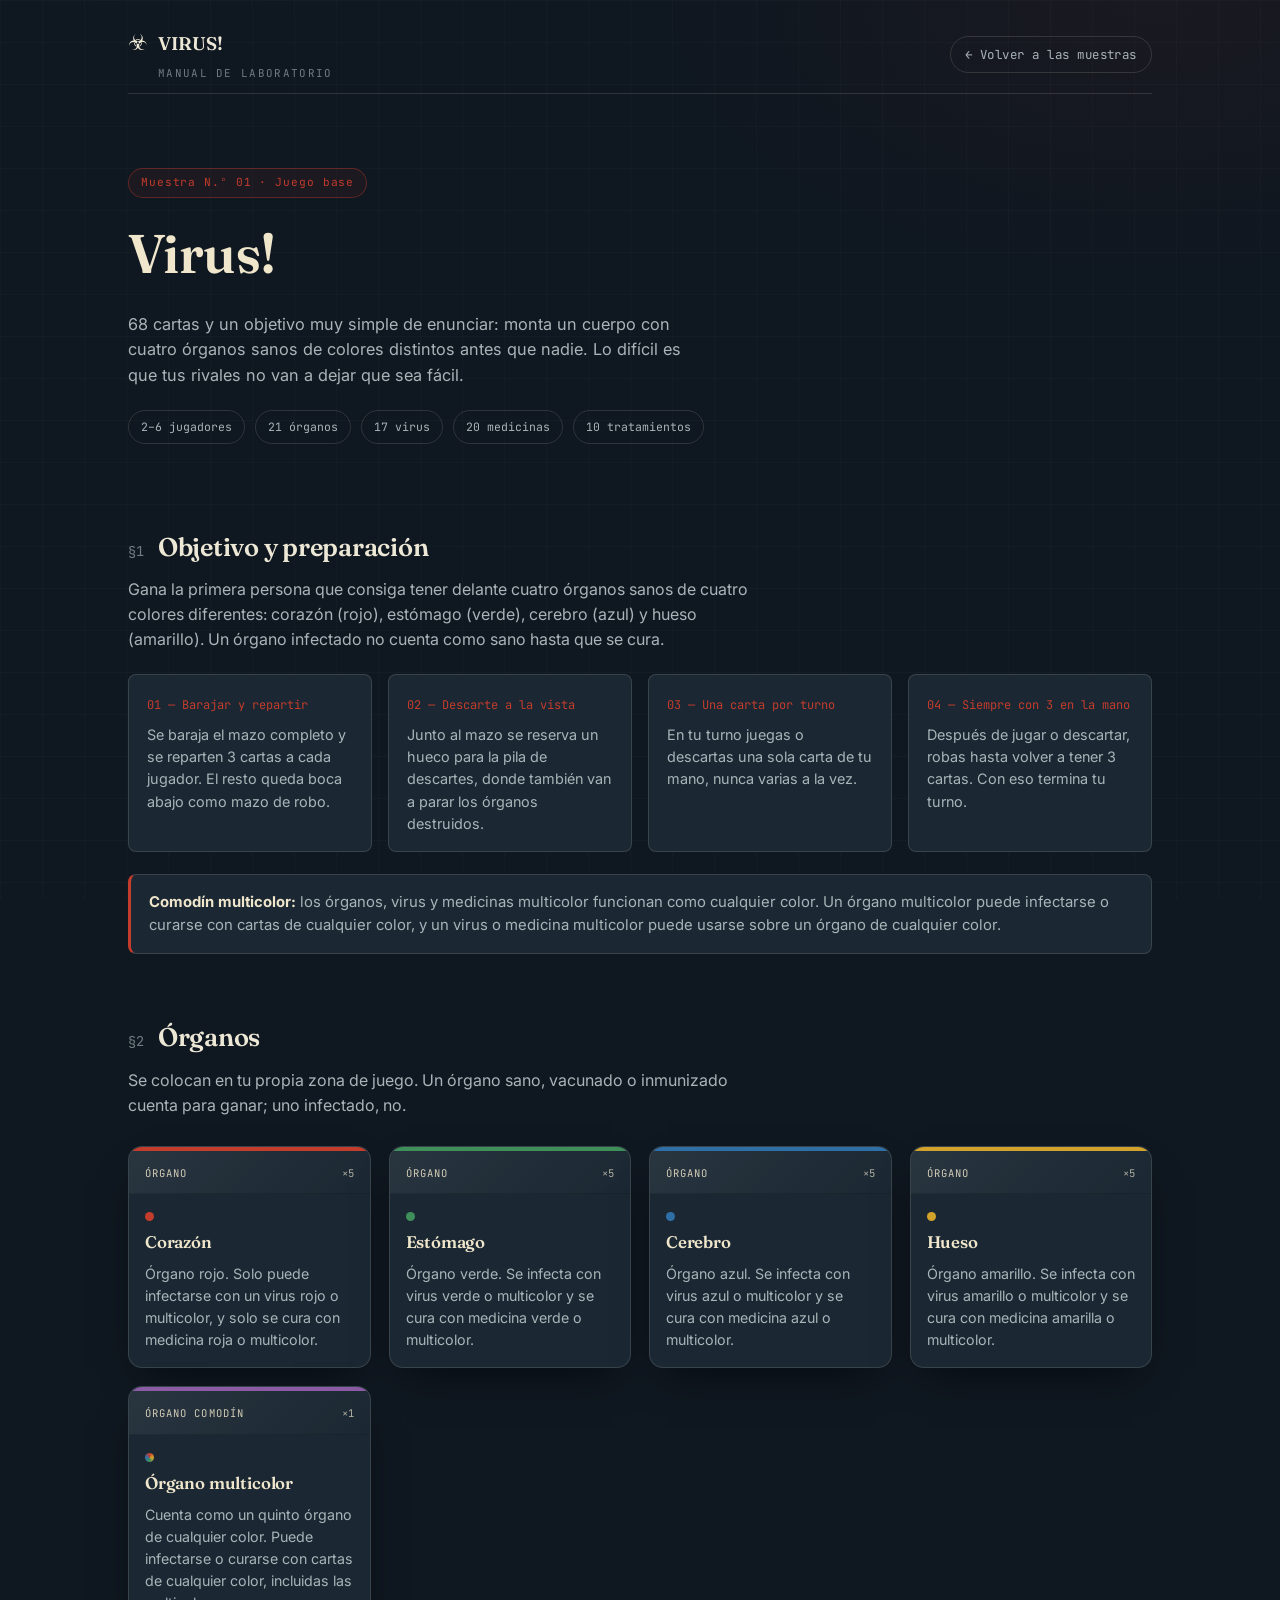
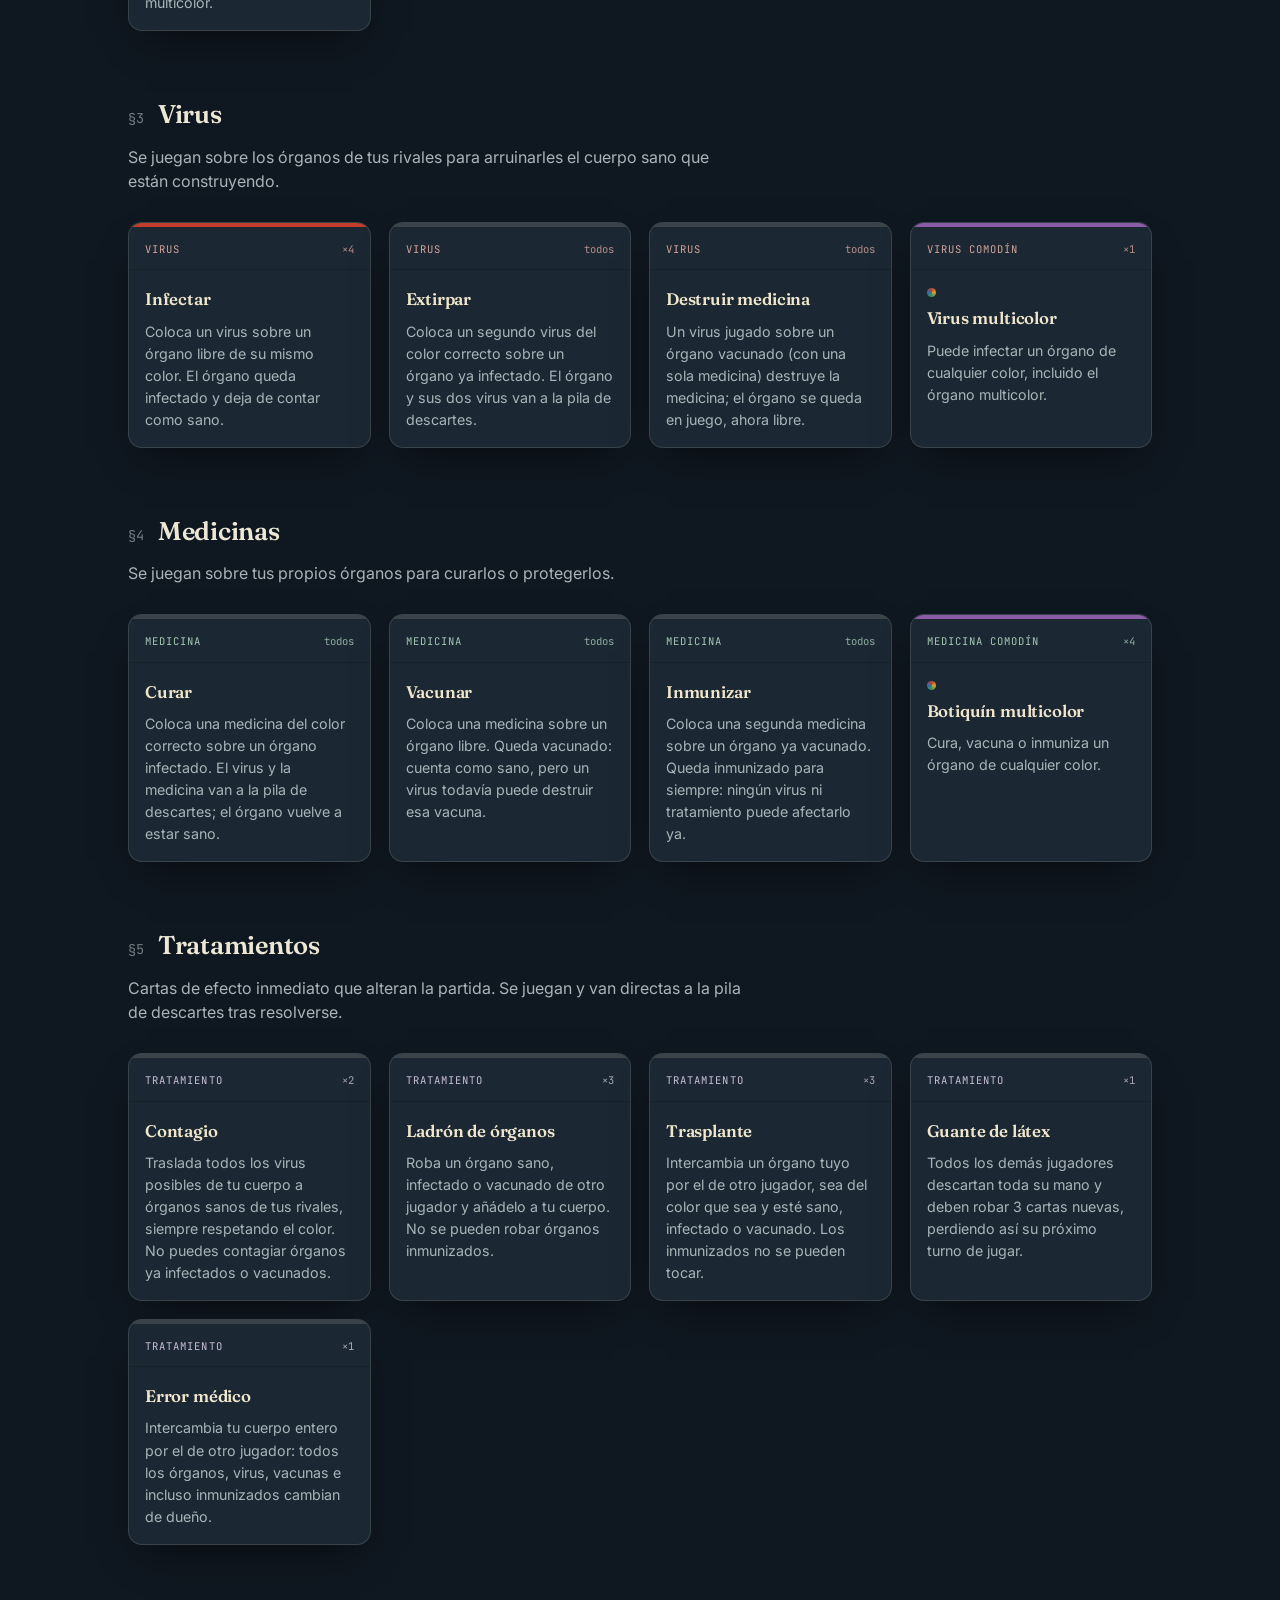
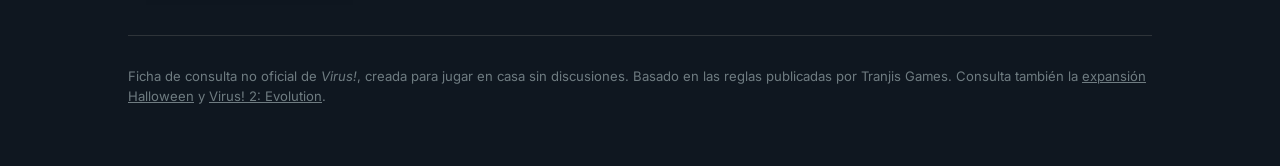
<file: virus/virus.html>
<!DOCTYPE html>
<html lang="es">
<head>
<meta charset="UTF-8">
<meta name="viewport" content="width=device-width, initial-scale=1.0">
<title>Virus! — Normas del juego base</title>
<link rel="preconnect" href="https://fonts.googleapis.com">
<link href="https://fonts.googleapis.com/css2?family=Fraunces:opsz,wght@9..144,500;9..144,600;9..144,700&family=Inter:wght@400;500;600&family=JetBrains+Mono:wght@400;500&display=swap" rel="stylesheet">
<link rel="stylesheet" href="style.css">
<style>
  :root{ --acc: var(--acc-base); }
  .tag-base{
    display:inline-block;
    font-family:'JetBrains Mono', monospace;
    font-size:0.7rem;
    letter-spacing:0.08em;
    color: var(--organo-rojo);
    border: 1px solid rgba(195,60,44,0.4);
    background: rgba(195,60,44,0.08);
    padding: 5px 12px;
    border-radius: 999px;
  }
  .steps{
    display:grid;
    grid-template-columns: repeat(auto-fit, minmax(220px,1fr));
    gap: 16px;
    margin: 22px 0 10px;
  }
  .step{
    background: var(--surface);
    border: 1px solid var(--line);
    border-radius: var(--radius-sm);
    padding: 16px 18px;
  }
  .step .n{
    font-family:'JetBrains Mono', monospace;
    color: var(--organo-rojo);
    font-size: 0.75rem;
  }
  .step p{ margin: 8px 0 0; color: var(--text-dim); font-size:0.9rem; }
</style>
</head>
<body>
<div class="wrap">

  <div class="topbar">
    <a class="brand" href="index.html">
      <span class="bio">☣</span>
      <span>
        <span class="brand-name">VIRUS!</span><br>
        <span class="brand-tag">Manual de laboratorio</span>
      </span>
    </a>
    <a class="back-link" href="index.html">← Volver a las muestras</a>
  </div>

  <section class="hero">
    <span class="tag-base">Muestra N.º 01 · Juego base</span>
    <h1 style="margin-top:14px;">Virus!</h1>
    <p class="sub">68 cartas y un objetivo muy simple de enunciar: monta un cuerpo con cuatro órganos sanos de colores distintos antes que nadie. Lo difícil es que tus rivales no van a dejar que sea fácil.</p>
    <div class="meta-row">
      <span class="meta-pill">2–6 jugadores</span>
      <span class="meta-pill">21 órganos</span>
      <span class="meta-pill">17 virus</span>
      <span class="meta-pill">20 medicinas</span>
      <span class="meta-pill">10 tratamientos</span>
    </div>
  </section>

  <div class="section-title">
    <span class="idx">§1</span>
    <h2>Objetivo y preparación</h2>
  </div>
  <p class="section-lede">Gana la primera persona que consiga tener delante cuatro órganos sanos de cuatro colores diferentes: corazón (rojo), estómago (verde), cerebro (azul) y hueso (amarillo). Un órgano infectado no cuenta como sano hasta que se cura.</p>

  <div class="steps">
    <div class="step"><span class="n">01 — Barajar y repartir</span><p>Se baraja el mazo completo y se reparten 3 cartas a cada jugador. El resto queda boca abajo como mazo de robo.</p></div>
    <div class="step"><span class="n">02 — Descarte a la vista</span><p>Junto al mazo se reserva un hueco para la pila de descartes, donde también van a parar los órganos destruidos.</p></div>
    <div class="step"><span class="n">03 — Una carta por turno</span><p>En tu turno juegas o descartas una sola carta de tu mano, nunca varias a la vez.</p></div>
    <div class="step"><span class="n">04 — Siempre con 3 en la mano</span><p>Después de jugar o descartar, robas hasta volver a tener 3 cartas. Con eso termina tu turno.</p></div>
  </div>

  <div class="callout"><strong>Comodín multicolor:</strong> los órganos, virus y medicinas multicolor funcionan como cualquier color. Un órgano multicolor puede infectarse o curarse con cartas de cualquier color, y un virus o medicina multicolor puede usarse sobre un órgano de cualquier color.</div>

  <div class="section-title">
    <span class="idx">§2</span>
    <h2>Órganos</h2>
  </div>
  <p class="section-lede">Se colocan en tu propia zona de juego. Un órgano sano, vacunado o inmunizado cuenta para ganar; uno infectado, no.</p>
  <div class="card-grid">
    <div class="card acc-rojo">
      <div class="card-head tipo-organo"><span class="kind">Órgano</span><span class="num mono">×5</span></div>
      <div class="card-body"><div class="card-dots"><span class="dot dot-rojo"></span></div><h3>Corazón</h3><p>Órgano rojo. Solo puede infectarse con un virus rojo o multicolor, y solo se cura con medicina roja o multicolor.</p></div>
    </div>
    <div class="card acc-verde">
      <div class="card-head tipo-organo"><span class="kind">Órgano</span><span class="num mono">×5</span></div>
      <div class="card-body"><div class="card-dots"><span class="dot dot-verde"></span></div><h3>Estómago</h3><p>Órgano verde. Se infecta con virus verde o multicolor y se cura con medicina verde o multicolor.</p></div>
    </div>
    <div class="card acc-azul">
      <div class="card-head tipo-organo"><span class="kind">Órgano</span><span class="num mono">×5</span></div>
      <div class="card-body"><div class="card-dots"><span class="dot dot-azul"></span></div><h3>Cerebro</h3><p>Órgano azul. Se infecta con virus azul o multicolor y se cura con medicina azul o multicolor.</p></div>
    </div>
    <div class="card acc-amarillo">
      <div class="card-head tipo-organo"><span class="kind">Órgano</span><span class="num mono">×5</span></div>
      <div class="card-body"><div class="card-dots"><span class="dot dot-amarillo"></span></div><h3>Hueso</h3><p>Órgano amarillo. Se infecta con virus amarillo o multicolor y se cura con medicina amarilla o multicolor.</p></div>
    </div>
    <div class="card acc-multi">
      <div class="card-head tipo-organo"><span class="kind">Órgano comodín</span><span class="num mono">×1</span></div>
      <div class="card-body"><div class="card-dots"><span class="dot dot-multi"></span></div><h3>Órgano multicolor</h3><p>Cuenta como un quinto órgano de cualquier color. Puede infectarse o curarse con cartas de cualquier color, incluidas las multicolor.</p></div>
    </div>
  </div>

  <div class="section-title">
    <span class="idx">§3</span>
    <h2>Virus</h2>
  </div>
  <p class="section-lede">Se juegan sobre los órganos de tus rivales para arruinarles el cuerpo sano que están construyendo.</p>
  <div class="card-grid">
    <div class="card acc-rojo">
      <div class="card-head tipo-virus"><span class="kind">Virus</span><span class="num mono">×4</span></div>
      <div class="card-body"><h3>Infectar</h3><p>Coloca un virus sobre un órgano libre de su mismo color. El órgano queda infectado y deja de contar como sano.</p></div>
    </div>
    <div class="card acc-neutro">
      <div class="card-head tipo-virus"><span class="kind">Virus</span><span class="num mono">todos</span></div>
      <div class="card-body"><h3>Extirpar</h3><p>Coloca un segundo virus del color correcto sobre un órgano ya infectado. El órgano y sus dos virus van a la pila de descartes.</p></div>
    </div>
    <div class="card acc-neutro">
      <div class="card-head tipo-virus"><span class="kind">Virus</span><span class="num mono">todos</span></div>
      <div class="card-body"><h3>Destruir medicina</h3><p>Un virus jugado sobre un órgano vacunado (con una sola medicina) destruye la medicina; el órgano se queda en juego, ahora libre.</p></div>
    </div>
    <div class="card acc-multi">
      <div class="card-head tipo-virus"><span class="kind">Virus comodín</span><span class="num mono">×1</span></div>
      <div class="card-body"><div class="card-dots"><span class="dot dot-multi"></span></div><h3>Virus multicolor</h3><p>Puede infectar un órgano de cualquier color, incluido el órgano multicolor.</p></div>
    </div>
  </div>

  <div class="section-title">
    <span class="idx">§4</span>
    <h2>Medicinas</h2>
  </div>
  <p class="section-lede">Se juegan sobre tus propios órganos para curarlos o protegerlos.</p>
  <div class="card-grid">
    <div class="card acc-neutro">
      <div class="card-head tipo-medicina"><span class="kind">Medicina</span><span class="num mono">todos</span></div>
      <div class="card-body"><h3>Curar</h3><p>Coloca una medicina del color correcto sobre un órgano infectado. El virus y la medicina van a la pila de descartes; el órgano vuelve a estar sano.</p></div>
    </div>
    <div class="card acc-neutro">
      <div class="card-head tipo-medicina"><span class="kind">Medicina</span><span class="num mono">todos</span></div>
      <div class="card-body"><h3>Vacunar</h3><p>Coloca una medicina sobre un órgano libre. Queda vacunado: cuenta como sano, pero un virus todavía puede destruir esa vacuna.</p></div>
    </div>
    <div class="card acc-neutro">
      <div class="card-head tipo-medicina"><span class="kind">Medicina</span><span class="num mono">todos</span></div>
      <div class="card-body"><h3>Inmunizar</h3><p>Coloca una segunda medicina sobre un órgano ya vacunado. Queda inmunizado para siempre: ningún virus ni tratamiento puede afectarlo ya.</p></div>
    </div>
    <div class="card acc-multi">
      <div class="card-head tipo-medicina"><span class="kind">Medicina comodín</span><span class="num mono">×4</span></div>
      <div class="card-body"><div class="card-dots"><span class="dot dot-multi"></span></div><h3>Botiquín multicolor</h3><p>Cura, vacuna o inmuniza un órgano de cualquier color.</p></div>
    </div>
  </div>

  <div class="section-title">
    <span class="idx">§5</span>
    <h2>Tratamientos</h2>
  </div>
  <p class="section-lede">Cartas de efecto inmediato que alteran la partida. Se juegan y van directas a la pila de descartes tras resolverse.</p>
  <div class="card-grid">
    <div class="card acc-neutro">
      <div class="card-head tipo-tratamiento"><span class="kind">Tratamiento</span><span class="num mono">×2</span></div>
      <div class="card-body"><h3>Contagio</h3><p>Traslada todos los virus posibles de tu cuerpo a órganos sanos de tus rivales, siempre respetando el color. No puedes contagiar órganos ya infectados o vacunados.</p></div>
    </div>
    <div class="card acc-neutro">
      <div class="card-head tipo-tratamiento"><span class="kind">Tratamiento</span><span class="num mono">×3</span></div>
      <div class="card-body"><h3>Ladrón de órganos</h3><p>Roba un órgano sano, infectado o vacunado de otro jugador y añádelo a tu cuerpo. No se pueden robar órganos inmunizados.</p></div>
    </div>
    <div class="card acc-neutro">
      <div class="card-head tipo-tratamiento"><span class="kind">Tratamiento</span><span class="num mono">×3</span></div>
      <div class="card-body"><h3>Trasplante</h3><p>Intercambia un órgano tuyo por el de otro jugador, sea del color que sea y esté sano, infectado o vacunado. Los inmunizados no se pueden tocar.</p></div>
    </div>
    <div class="card acc-neutro">
      <div class="card-head tipo-tratamiento"><span class="kind">Tratamiento</span><span class="num mono">×1</span></div>
      <div class="card-body"><h3>Guante de látex</h3><p>Todos los demás jugadores descartan toda su mano y deben robar 3 cartas nuevas, perdiendo así su próximo turno de jugar.</p></div>
    </div>
    <div class="card acc-neutro">
      <div class="card-head tipo-tratamiento"><span class="kind">Tratamiento</span><span class="num mono">×1</span></div>
      <div class="card-body"><h3>Error médico</h3><p>Intercambia tu cuerpo entero por el de otro jugador: todos los órganos, virus, vacunas e incluso inmunizados cambian de dueño.</p></div>
    </div>
  </div>

  <footer>
    Ficha de consulta no oficial de <em>Virus!</em>, creada para jugar en casa sin discusiones. Basado en las reglas publicadas por Tranjis Games. Consulta también la <a href="halloween.html">expansión Halloween</a> y <a href="virus2.html">Virus! 2: Evolution</a>.
  </footer>
</div>
</body>
</html>
</file>
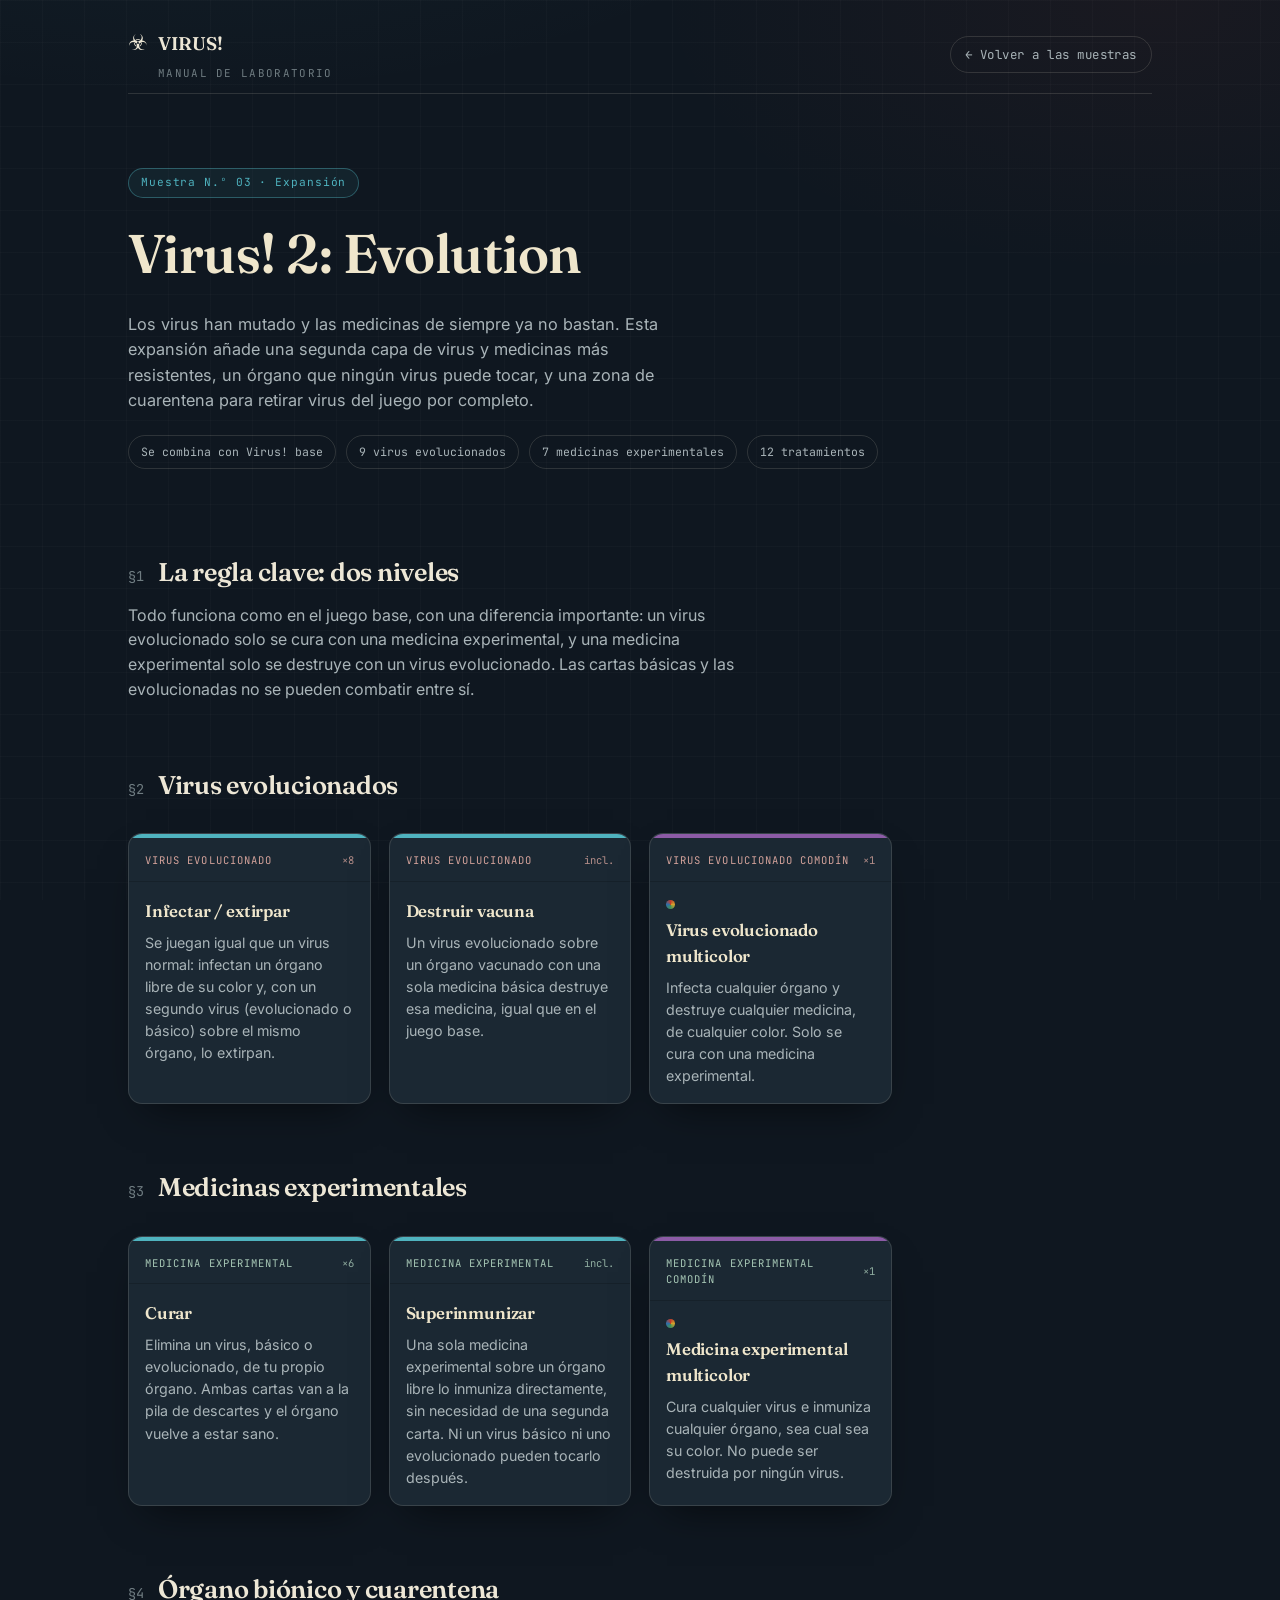
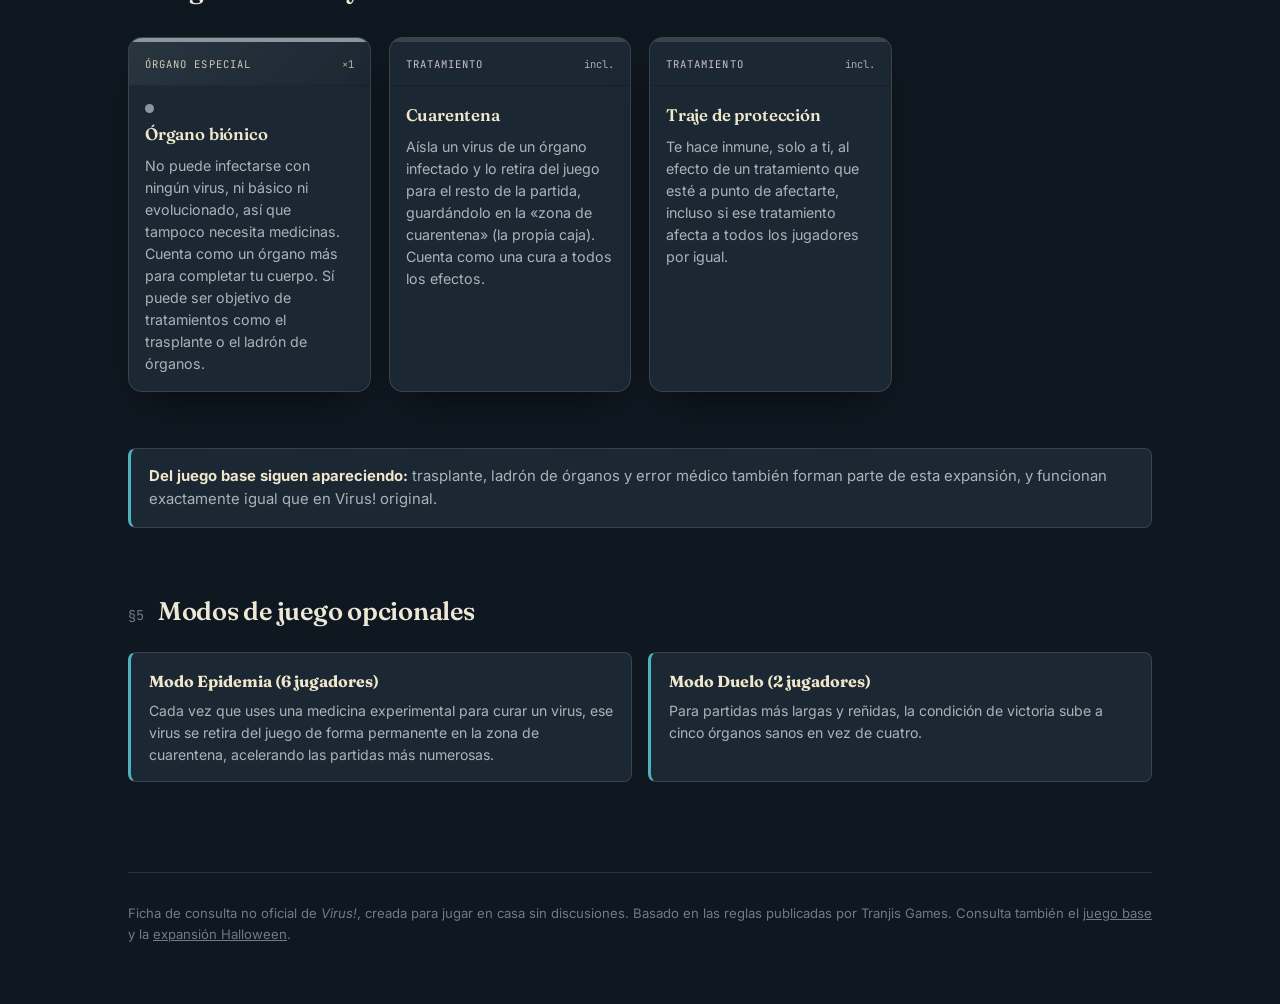
<file: virus/virus2.html>
<!DOCTYPE html>
<html lang="es">
<head>
<meta charset="UTF-8">
<meta name="viewport" content="width=device-width, initial-scale=1.0">
<title>Virus! 2: Evolution — Normas de la expansión</title>
<link rel="preconnect" href="https://fonts.googleapis.com">
<link href="https://fonts.googleapis.com/css2?family=Fraunces:opsz,wght@9..144,500;9..144,600;9..144,700&family=Inter:wght@400;500;600&family=JetBrains+Mono:wght@400;500&display=swap" rel="stylesheet">
<link rel="stylesheet" href="style.css">
<style>
  :root{ --acc: var(--acc-v2); }
  .tag-base{
    display:inline-block;
    font-family:'JetBrains Mono', monospace;
    font-size:0.7rem;
    letter-spacing:0.08em;
    color: var(--acc-v2);
    border: 1px solid rgba(79,179,191,0.4);
    background: rgba(79,179,191,0.08);
    padding: 5px 12px;
    border-radius: 999px;
  }
  .modes{
    display:grid;
    grid-template-columns: repeat(auto-fit, minmax(240px,1fr));
    gap: 16px;
    margin: 20px 0 10px;
  }
  .mode{
    background: var(--surface);
    border: 1px solid var(--line);
    border-left: 3px solid var(--acc-v2);
    border-radius: var(--radius-sm);
    padding: 16px 18px;
  }
  .mode h4{ margin:0 0 6px; color: var(--paper); font-size: 1rem; font-family:'Fraunces',serif; }
  .mode p{ margin:0; color: var(--text-dim); font-size:0.88rem; }
</style>
</head>
<body>
<div class="wrap">

  <div class="topbar">
    <a class="brand" href="index.html">
      <span class="bio">☣</span>
      <span>
        <span class="brand-name">VIRUS!</span><br>
        <span class="brand-tag">Manual de laboratorio</span>
      </span>
    </a>
    <a class="back-link" href="index.html">← Volver a las muestras</a>
  </div>

  <section class="hero">
    <span class="tag-base">Muestra N.º 03 · Expansión</span>
    <h1 style="margin-top:14px;">Virus! 2: Evolution</h1>
    <p class="sub">Los virus han mutado y las medicinas de siempre ya no bastan. Esta expansión añade una segunda capa de virus y medicinas más resistentes, un órgano que ningún virus puede tocar, y una zona de cuarentena para retirar virus del juego por completo.</p>
    <div class="meta-row">
      <span class="meta-pill">Se combina con Virus! base</span>
      <span class="meta-pill">9 virus evolucionados</span>
      <span class="meta-pill">7 medicinas experimentales</span>
      <span class="meta-pill">12 tratamientos</span>
    </div>
  </section>

  <div class="section-title">
    <span class="idx">§1</span>
    <h2>La regla clave: dos niveles</h2>
  </div>
  <p class="section-lede">Todo funciona como en el juego base, con una diferencia importante: un virus evolucionado solo se cura con una medicina experimental, y una medicina experimental solo se destruye con un virus evolucionado. Las cartas básicas y las evolucionadas no se pueden combatir entre sí.</p>

  <div class="section-title">
    <span class="idx">§2</span>
    <h2>Virus evolucionados</h2>
  </div>
  <div class="card-grid">
    <div class="card acc-cian">
      <div class="card-head tipo-virus"><span class="kind">Virus evolucionado</span><span class="num mono">×8</span></div>
      <div class="card-body"><h3>Infectar / extirpar</h3><p>Se juegan igual que un virus normal: infectan un órgano libre de su color y, con un segundo virus (evolucionado o básico) sobre el mismo órgano, lo extirpan.</p></div>
    </div>
    <div class="card acc-cian">
      <div class="card-head tipo-virus"><span class="kind">Virus evolucionado</span><span class="num mono">incl.</span></div>
      <div class="card-body"><h3>Destruir vacuna</h3><p>Un virus evolucionado sobre un órgano vacunado con una sola medicina básica destruye esa medicina, igual que en el juego base.</p></div>
    </div>
    <div class="card acc-multi">
      <div class="card-head tipo-virus"><span class="kind">Virus evolucionado comodín</span><span class="num mono">×1</span></div>
      <div class="card-body"><div class="card-dots"><span class="dot dot-multi"></span></div><h3>Virus evolucionado multicolor</h3><p>Infecta cualquier órgano y destruye cualquier medicina, de cualquier color. Solo se cura con una medicina experimental.</p></div>
    </div>
  </div>

  <div class="section-title">
    <span class="idx">§3</span>
    <h2>Medicinas experimentales</h2>
  </div>
  <div class="card-grid">
    <div class="card acc-cian">
      <div class="card-head tipo-medicina"><span class="kind">Medicina experimental</span><span class="num mono">×6</span></div>
      <div class="card-body"><h3>Curar</h3><p>Elimina un virus, básico o evolucionado, de tu propio órgano. Ambas cartas van a la pila de descartes y el órgano vuelve a estar sano.</p></div>
    </div>
    <div class="card acc-cian">
      <div class="card-head tipo-medicina"><span class="kind">Medicina experimental</span><span class="num mono">incl.</span></div>
      <div class="card-body"><h3>Superinmunizar</h3><p>Una sola medicina experimental sobre un órgano libre lo inmuniza directamente, sin necesidad de una segunda carta. Ni un virus básico ni uno evolucionado pueden tocarlo después.</p></div>
    </div>
    <div class="card acc-multi">
      <div class="card-head tipo-medicina"><span class="kind">Medicina experimental comodín</span><span class="num mono">×1</span></div>
      <div class="card-body"><div class="card-dots"><span class="dot dot-multi"></span></div><h3>Medicina experimental multicolor</h3><p>Cura cualquier virus e inmuniza cualquier órgano, sea cual sea su color. No puede ser destruida por ningún virus.</p></div>
    </div>
  </div>

  <div class="section-title">
    <span class="idx">§4</span>
    <h2>Órgano biónico y cuarentena</h2>
  </div>
  <div class="card-grid">
    <div class="card acc-gris">
      <div class="card-head tipo-organo"><span class="kind">Órgano especial</span><span class="num mono">×1</span></div>
      <div class="card-body"><div class="card-dots"><span class="dot dot-bionico"></span></div><h3>Órgano biónico</h3><p>No puede infectarse con ningún virus, ni básico ni evolucionado, así que tampoco necesita medicinas. Cuenta como un órgano más para completar tu cuerpo. Sí puede ser objetivo de tratamientos como el trasplante o el ladrón de órganos.</p></div>
    </div>
    <div class="card acc-neutro">
      <div class="card-head tipo-tratamiento"><span class="kind">Tratamiento</span><span class="num mono">incl.</span></div>
      <div class="card-body"><h3>Cuarentena</h3><p>Aísla un virus de un órgano infectado y lo retira del juego para el resto de la partida, guardándolo en la «zona de cuarentena» (la propia caja). Cuenta como una cura a todos los efectos.</p></div>
    </div>
    <div class="card acc-neutro">
      <div class="card-head tipo-tratamiento"><span class="kind">Tratamiento</span><span class="num mono">incl.</span></div>
      <div class="card-body"><h3>Traje de protección</h3><p>Te hace inmune, solo a ti, al efecto de un tratamiento que esté a punto de afectarte, incluso si ese tratamiento afecta a todos los jugadores por igual.</p></div>
    </div>
  </div>

  <div class="callout"><strong>Del juego base siguen apareciendo:</strong> trasplante, ladrón de órganos y error médico también forman parte de esta expansión, y funcionan exactamente igual que en Virus! original.</div>

  <div class="section-title">
    <span class="idx">§5</span>
    <h2>Modos de juego opcionales</h2>
  </div>
  <div class="modes">
    <div class="mode">
      <h4>Modo Epidemia (6 jugadores)</h4>
      <p>Cada vez que uses una medicina experimental para curar un virus, ese virus se retira del juego de forma permanente en la zona de cuarentena, acelerando las partidas más numerosas.</p>
    </div>
    <div class="mode">
      <h4>Modo Duelo (2 jugadores)</h4>
      <p>Para partidas más largas y reñidas, la condición de victoria sube a cinco órganos sanos en vez de cuatro.</p>
    </div>
  </div>

  <footer>
    Ficha de consulta no oficial de <em>Virus!</em>, creada para jugar en casa sin discusiones. Basado en las reglas publicadas por Tranjis Games. Consulta también el <a href="virus.html">juego base</a> y la <a href="halloween.html">expansión Halloween</a>.
  </footer>
</div>
</body>
</html>
</file>
<file: estilos.css>
body {
    background-image: url('imagenes/asadal_stock_13.jpg');
    background-size: cover;
    background-position: center;
    background-repeat: no-repeat;
    background-attachment: fixed; 
    
    min-height: 100vh;
    font-family: 'Segoe UI', Tahoma, Roboto, sans-serif;
    display: flex;
    flex-direction: column;
    align-items: center;
    justify-content: center;
    padding: 20px;
}


h1, .titulo, h2 {
    color: #004b75;
    font-size: 56px;
    font-weight: bold;
    font-style: italic; 
    text-shadow: 
        0 2px 0 #fff,
        0 4px 10px rgba(255,255,255,0.9),
        0 0 30px rgba(255,255,255,0.6); 
    margin-bottom: 10px;
    margin-left: 45px;
}


ul {
    list-style: none; 
    padding: 25px;
    margin: 0;
    width: 100%;
    max-width: 400px;
    
    
    background: linear-gradient(to bottom, 
        rgba(255, 255, 255, 0.55) 0%, 
        rgba(255, 255, 255, 0.25) 49%, 
        rgba(230, 245, 255, 0.15) 50%, 
        rgba(255, 255, 255, 0.45) 100%);
    
    backdrop-filter: blur(15px) saturate(140%);
    -webkit-backdrop-filter: blur(15px) saturate(140%);
    
    border: 1px solid rgba(255, 255, 255, 0.7);
    border-top: 2px solid rgba(255, 255, 255, 0.9);
    border-radius: 20px;
    
    box-shadow: 
        0 15px 35px rgba(0, 50, 90, 0.25),
        inset 0 1px 2px rgba(255, 255, 255, 0.8);
    
    display: flex;
    flex-direction: column;
    gap: 12px;
}


li a {
    display: block;
    text-align: center;
    text-decoration: none; 
    color: #00416a;
    font-weight: 600;
    font-size: 1.1rem;
    padding: 12px 20px;
    border-radius: 50px;
    border: 1px solid rgba(0, 153, 255, 0.35);
    
    
    background: linear-gradient(to bottom, 
        rgba(255,255,255,0.75) 0%, 
        rgba(255,255,255,0.35) 48%, 
        rgba(200,235,255,0.2) 49%, 
        rgba(255,255,255,0.55) 100%);
    
    box-shadow: 
        inset 0 1px 0 rgba(255,255,255,0.8),
        0 2px 5px rgba(0,0,0,0.08);
        
    transition: all 0.25s cubic-bezier(0.4, 0, 0.2, 1);
}


li a:hover {
    color: #ffffff;
    text-shadow: 0 -1px 1px rgba(0,0,0,0.2);
    border-color: #0078d7;  
    
    background: linear-gradient(to bottom, 
        #99deff 0%, 
        #54b2ff 48%, 
        #0080ff 49%, 
        #00a2ff 100%);
        
    box-shadow: 
        0 0 15px rgba(0, 162, 255, 0.7),
        inset 0 1px 1px rgba(255,255,255,0.5);
    
    transform: scale(1.03) translateY(-2px);
}


li a:active {
    transform: scale(0.98) translateY(1px);
    box-shadow: 0 2px 5px rgba(0, 128, 255, 0.3);
}
</file>
<file: virus/style.css>
/* =========================================================
   VIRUS! — Manual de laboratorio
   Sistema de diseño compartido
   ========================================================= */

:root{
  /* Superficies */
  --bg:        #0F1720;   /* sala de aislamiento, noche */
  --bg-2:      #131E28;
  --surface:   #1B2833;
  --surface-2: #212F3B;
  --line:      rgba(237, 231, 214, 0.14);

  /* Papel de etiqueta / ficha clínica */
  --paper:     #EFE6CC;
  --paper-dim: #D8CDAF;
  --ink:       #1B2115;

  /* Color de texto sobre fondo oscuro */
  --text:      #EDE7D6;
  --text-dim:  #A9B4B8;
  --text-mute: #6F7C81;

  /* Los cuatro colores de órgano del juego (el mundo del propio juego) */
  --organo-rojo:     #C33C2C;
  --organo-verde:    #3F8F5B;
  --organo-azul:     #2F6FA8;
  --organo-amarillo: #D3A22B;
  --organo-multi:    #8C5BA6;
  --organo-bionico:  #8A97A0;
  --organo-mutante:  #C9702B;

  /* Acentos por expansión */
  --acc-base:      #C33C2C;
  --acc-halloween: #D9731F;
  --acc-halloween-2:#5C3A73;
  --acc-v2:        #4FB3BF;

  --radius: 14px;
  --radius-sm: 8px;
  --shadow: 0 18px 40px -18px rgba(0,0,0,0.65);
}

*{ box-sizing: border-box; }
html{ scroll-behavior: smooth; }

body{
  margin: 0;
  background:
    radial-gradient(1200px 600px at 15% -10%, rgba(79,179,191,0.07), transparent 60%),
    radial-gradient(900px 500px at 90% 0%, rgba(195,60,44,0.06), transparent 55%),
    var(--bg);
  color: var(--text);
  font-family: 'Inter', -apple-system, sans-serif;
  line-height: 1.55;
  -webkit-font-smoothing: antialiased;
}

/* Textura sutil de "papel milimetrado" de laboratorio */
body::before{
  content:"";
  position: fixed;
  inset: 0;
  pointer-events: none;
  background-image:
    linear-gradient(rgba(237,231,214,0.025) 1px, transparent 1px),
    linear-gradient(90deg, rgba(237,231,214,0.025) 1px, transparent 1px);
  background-size: 42px 42px;
  z-index: 0;
}

h1, h2, h3{
  font-family: 'Fraunces', Georgia, serif;
  font-weight: 600;
  letter-spacing: -0.01em;
  margin: 0;
}

.mono{
  font-family: 'JetBrains Mono', monospace;
}

a{ color: inherit; }

/* ---------- Estructura general ---------- */
.wrap{
  max-width: 1080px;
  margin: 0 auto;
  padding: 0 28px;
  position: relative;
  z-index: 1;
}

.topbar{
  display:flex;
  align-items:center;
  justify-content:space-between;
  padding: 26px 0 10px;
  border-bottom: 1px solid var(--line);
  margin-bottom: 44px;
}

.brand{
  display:flex;
  align-items:baseline;
  gap:10px;
  text-decoration:none;
}
.brand .bio{
  font-size: 1.35rem;
}
.brand-name{
  font-family:'Fraunces', serif;
  font-weight:600;
  font-size:1.15rem;
  color: var(--text);
}
.brand-tag{
  font-family:'JetBrains Mono', monospace;
  font-size:0.68rem;
  letter-spacing:0.12em;
  text-transform:uppercase;
  color: var(--text-mute);
}

.back-link{
  font-family:'JetBrains Mono', monospace;
  font-size:0.78rem;
  letter-spacing:0.04em;
  text-decoration:none;
  color: var(--text-dim);
  border:1px solid var(--line);
  padding:8px 14px;
  border-radius: 999px;
  transition: all .2s ease;
  white-space: nowrap;
}
.back-link:hover{
  color: var(--paper);
  border-color: rgba(237,231,214,0.4);
  background: rgba(237,231,214,0.05);
}

footer{
  margin-top: 90px;
  padding: 30px 0 60px;
  border-top: 1px solid var(--line);
  color: var(--text-mute);
  font-size: 0.82rem;
}

/* ---------- Biohazard icon (firma visual) ---------- */
.biohazard{
  display:inline-block;
  width: 1em;
  height: 1em;
}

/* ---------- Etiquetas / eyebrow ---------- */
.eyebrow{
  font-family:'JetBrains Mono', monospace;
  font-size: 0.74rem;
  letter-spacing: 0.16em;
  text-transform: uppercase;
  color: var(--text-mute);
  display:flex;
  align-items:center;
  gap: 10px;
}
.eyebrow::before{
  content:"";
  width: 22px;
  height: 1px;
  background: var(--text-mute);
}

/* ---------- Botón / enlace de vial ---------- */
.btn{
  display:inline-flex;
  align-items:center;
  gap:8px;
  font-family:'JetBrains Mono', monospace;
  font-size:0.78rem;
  letter-spacing:0.04em;
  text-decoration:none;
  color: var(--ink);
  background: var(--paper);
  padding:11px 18px;
  border-radius: 999px;
  transition: transform .18s ease, box-shadow .18s ease;
}
.btn:hover{
  transform: translateY(-2px);
  box-shadow: 0 10px 20px -8px rgba(0,0,0,0.5);
}

/* =========================================================
   Ficha de carta (usada en las páginas de normas)
   ========================================================= */
.card-grid{
  display:grid;
  grid-template-columns: repeat(auto-fill, minmax(240px, 1fr));
  gap: 18px;
  margin: 28px 0 56px;
}

.card{
  background: var(--surface);
  border: 1px solid var(--line);
  border-radius: var(--radius);
  overflow: hidden;
  box-shadow: var(--shadow);
  display:flex;
  flex-direction:column;
  transition: transform .18s ease, border-color .18s ease;
}
.card:hover{
  transform: translateY(-3px);
  border-color: rgba(237,231,214,0.28);
}

.card-head{
  padding: 14px 16px 12px;
  display:flex;
  align-items:center;
  justify-content:space-between;
  gap: 10px;
  border-bottom: 1px solid rgba(0,0,0,0.18);
}
.card-head .kind{
  font-family:'JetBrains Mono', monospace;
  font-size:0.66rem;
  letter-spacing:0.1em;
  text-transform:uppercase;
  opacity:0.85;
}
.card-head .num{
  font-family:'JetBrains Mono', monospace;
  font-size:0.66rem;
  opacity:0.7;
}

.card-body{
  padding: 16px;
  flex:1;
  display:flex;
  flex-direction:column;
  gap:8px;
}
.card-body h3{
  font-size: 1.05rem;
  color: var(--paper);
}
.card-body p{
  margin:0;
  font-size: 0.89rem;
  color: var(--text-dim);
}
.card-dots{
  display:flex;
  gap:5px;
  margin-top:2px;
}
.dot{
  width:9px; height:9px; border-radius:50%;
  display:inline-block;
}

/* Colores de cabecera por tipo de carta */
.tipo-organo    { background: linear-gradient(135deg, rgba(255,255,255,0.06), transparent); color: var(--paper); }
.tipo-virus     { color: #F3B7AC; }
.tipo-medicina  { color: #BFE3CC; }
.tipo-tratamiento{ color: #E7D9F5; }

.dot-rojo{ background: var(--organo-rojo); }
.dot-verde{ background: var(--organo-verde); }
.dot-azul{ background: var(--organo-azul); }
.dot-amarillo{ background: var(--organo-amarillo); }
.dot-multi{ background: conic-gradient(var(--organo-rojo), var(--organo-amarillo), var(--organo-verde), var(--organo-azul), var(--organo-rojo)); }
.dot-bionico{ background: var(--organo-bionico); }
.dot-mutante{ background: var(--organo-mutante); }

.card.acc-rojo .card-head{ border-top: 4px solid var(--organo-rojo); }
.card.acc-verde .card-head{ border-top: 4px solid var(--organo-verde); }
.card.acc-azul .card-head{ border-top: 4px solid var(--organo-azul); }
.card.acc-amarillo .card-head{ border-top: 4px solid var(--organo-amarillo); }
.card.acc-multi .card-head{ border-top: 4px solid var(--organo-multi); }
.card.acc-gris .card-head{ border-top: 4px solid var(--organo-bionico); }
.card.acc-naranja .card-head{ border-top: 4px solid var(--acc-halloween); }
.card.acc-morado .card-head{ border-top: 4px solid var(--acc-halloween-2); }
.card.acc-cian .card-head{ border-top: 4px solid var(--acc-v2); }
.card.acc-neutro .card-head{ border-top: 4px solid var(--line); }

/* ---------- Sección de reglas (bloques de texto) ---------- */
.section-title{
  display:flex;
  align-items:baseline;
  gap:14px;
  margin: 64px 0 6px;
}
.section-title h2{ font-size: 1.6rem; }
.section-title .idx{
  font-family:'JetBrains Mono', monospace;
  color: var(--text-mute);
  font-size:0.85rem;
}
.section-lede{
  color: var(--text-dim);
  max-width: 62ch;
  margin: 10px 0 0;
}

.callout{
  background: var(--surface);
  border: 1px solid var(--line);
  border-left: 3px solid var(--acc);
  border-radius: var(--radius-sm);
  padding: 16px 18px;
  margin: 22px 0;
  color: var(--text-dim);
  font-size: 0.93rem;
}
.callout strong{ color: var(--paper); }

.hero{
  padding: 30px 0 20px;
}
.hero h1{
  font-size: clamp(2.1rem, 5vw, 3.4rem);
  color: var(--paper);
  max-width: 16ch;
}
.hero .sub{
  color: var(--text-dim);
  max-width: 56ch;
  margin-top: 16px;
  font-size: 1.02rem;
}

.meta-row{
  display:flex;
  flex-wrap:wrap;
  gap: 10px;
  margin-top: 22px;
}
.meta-pill{
  font-family:'JetBrains Mono', monospace;
  font-size:0.72rem;
  padding: 7px 12px;
  border-radius: 999px;
  border:1px solid var(--line);
  color: var(--text-dim);
}

@media (max-width: 560px){
  .wrap{ padding: 0 18px; }
  .card-grid{ grid-template-columns: 1fr 1fr; }
}
@media (max-width: 380px){
  .card-grid{ grid-template-columns: 1fr; }
}
</file>
